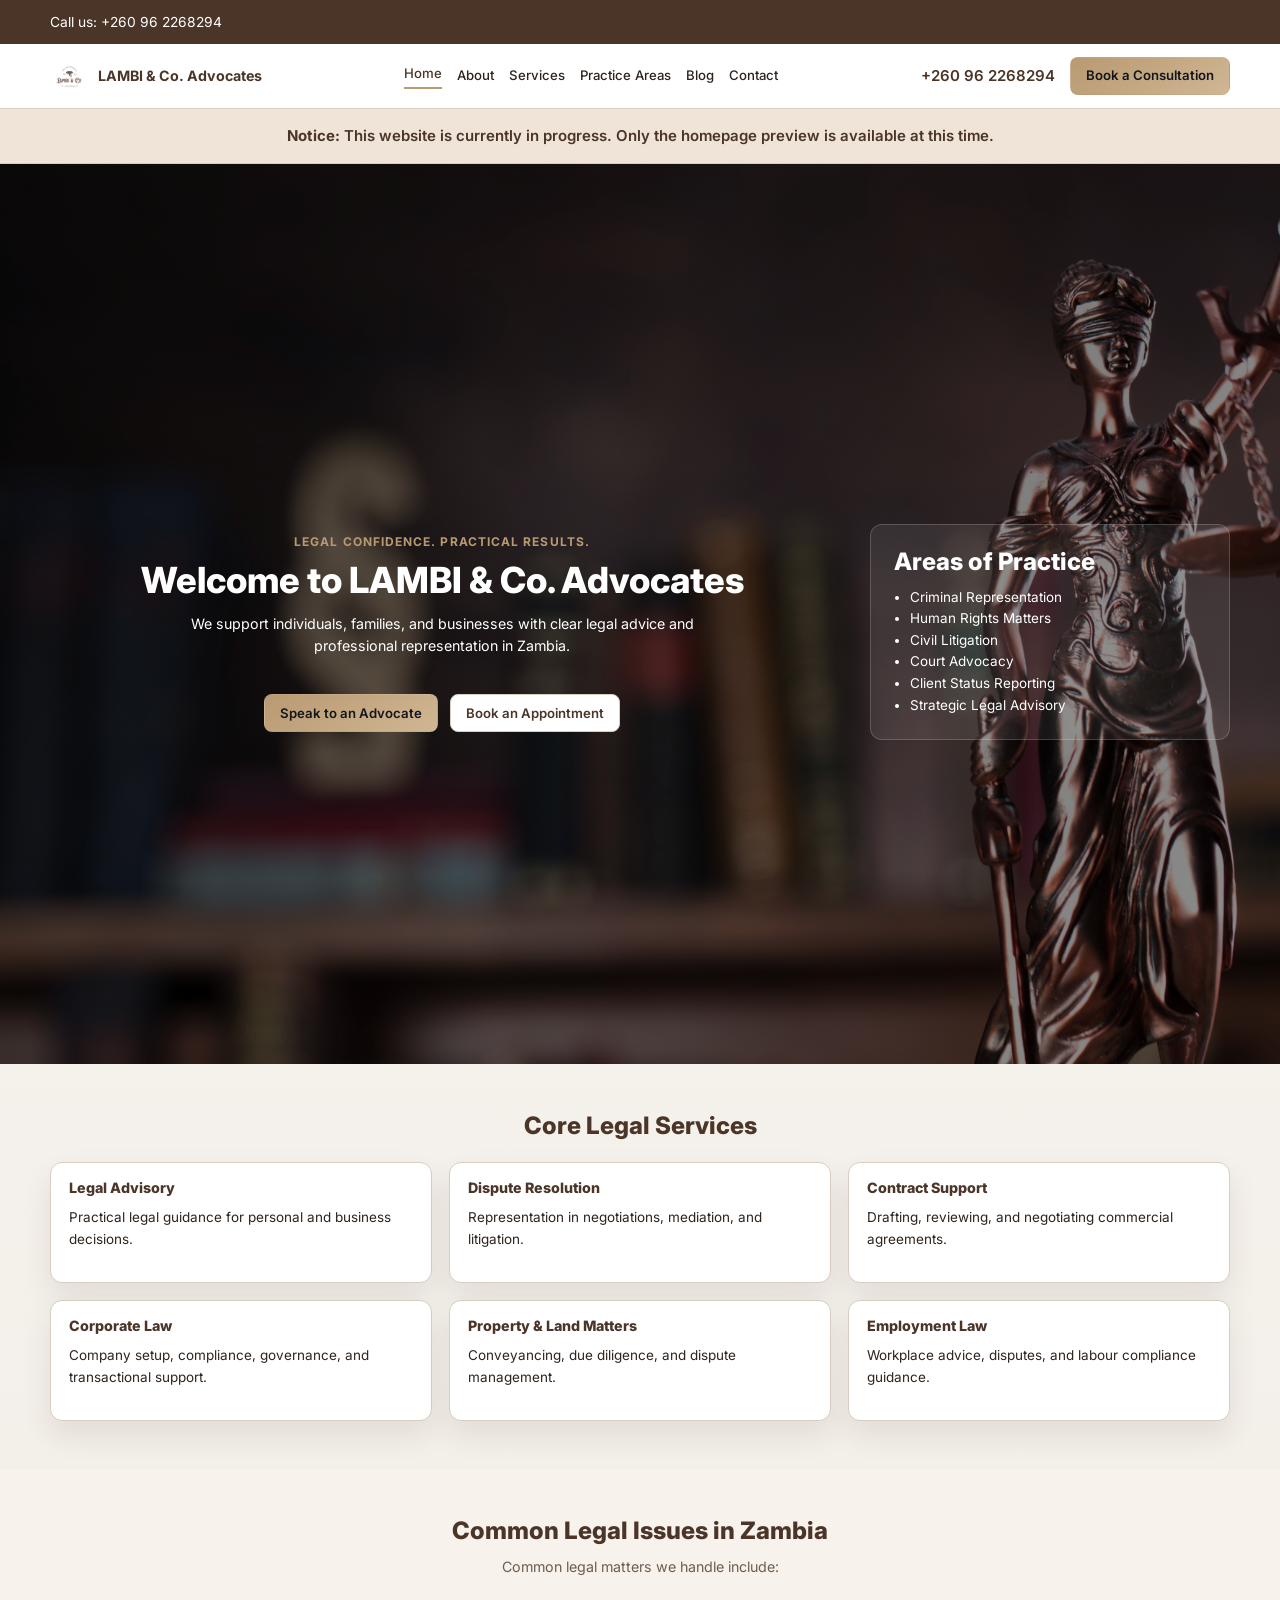
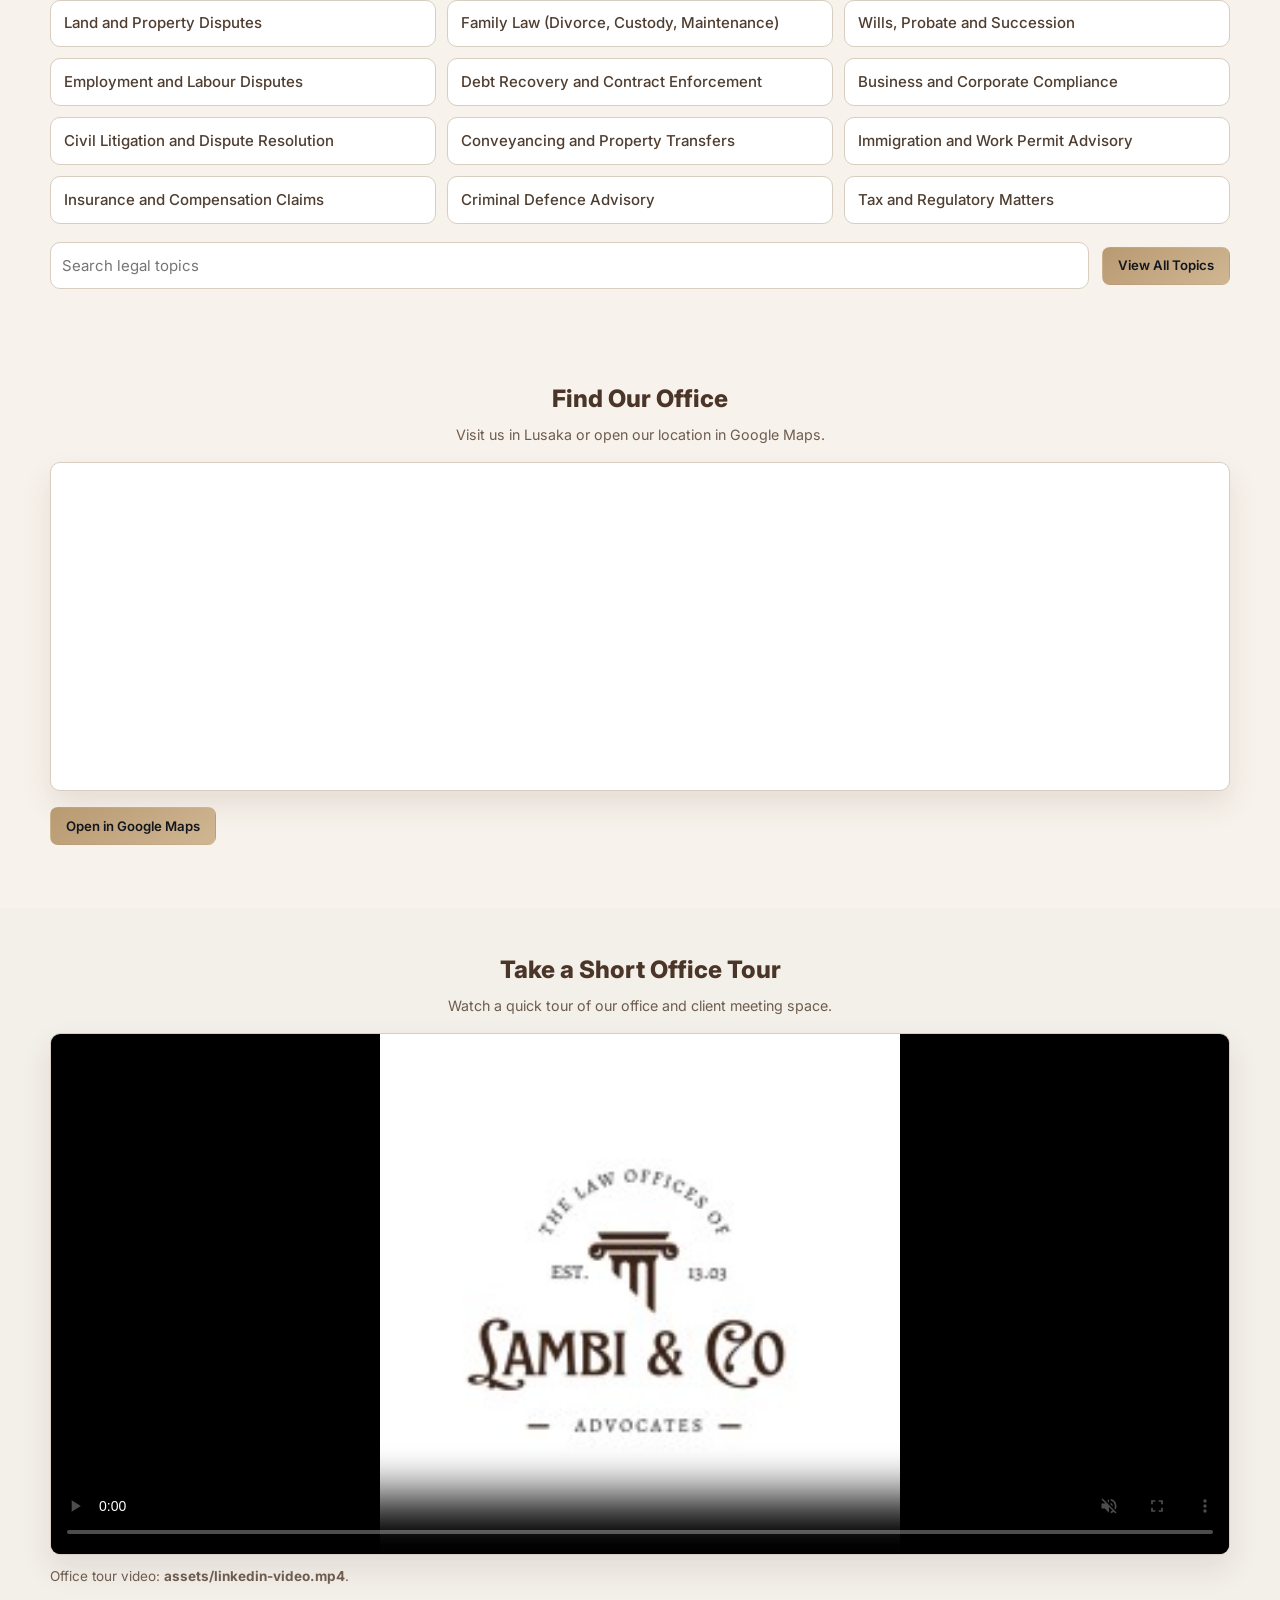
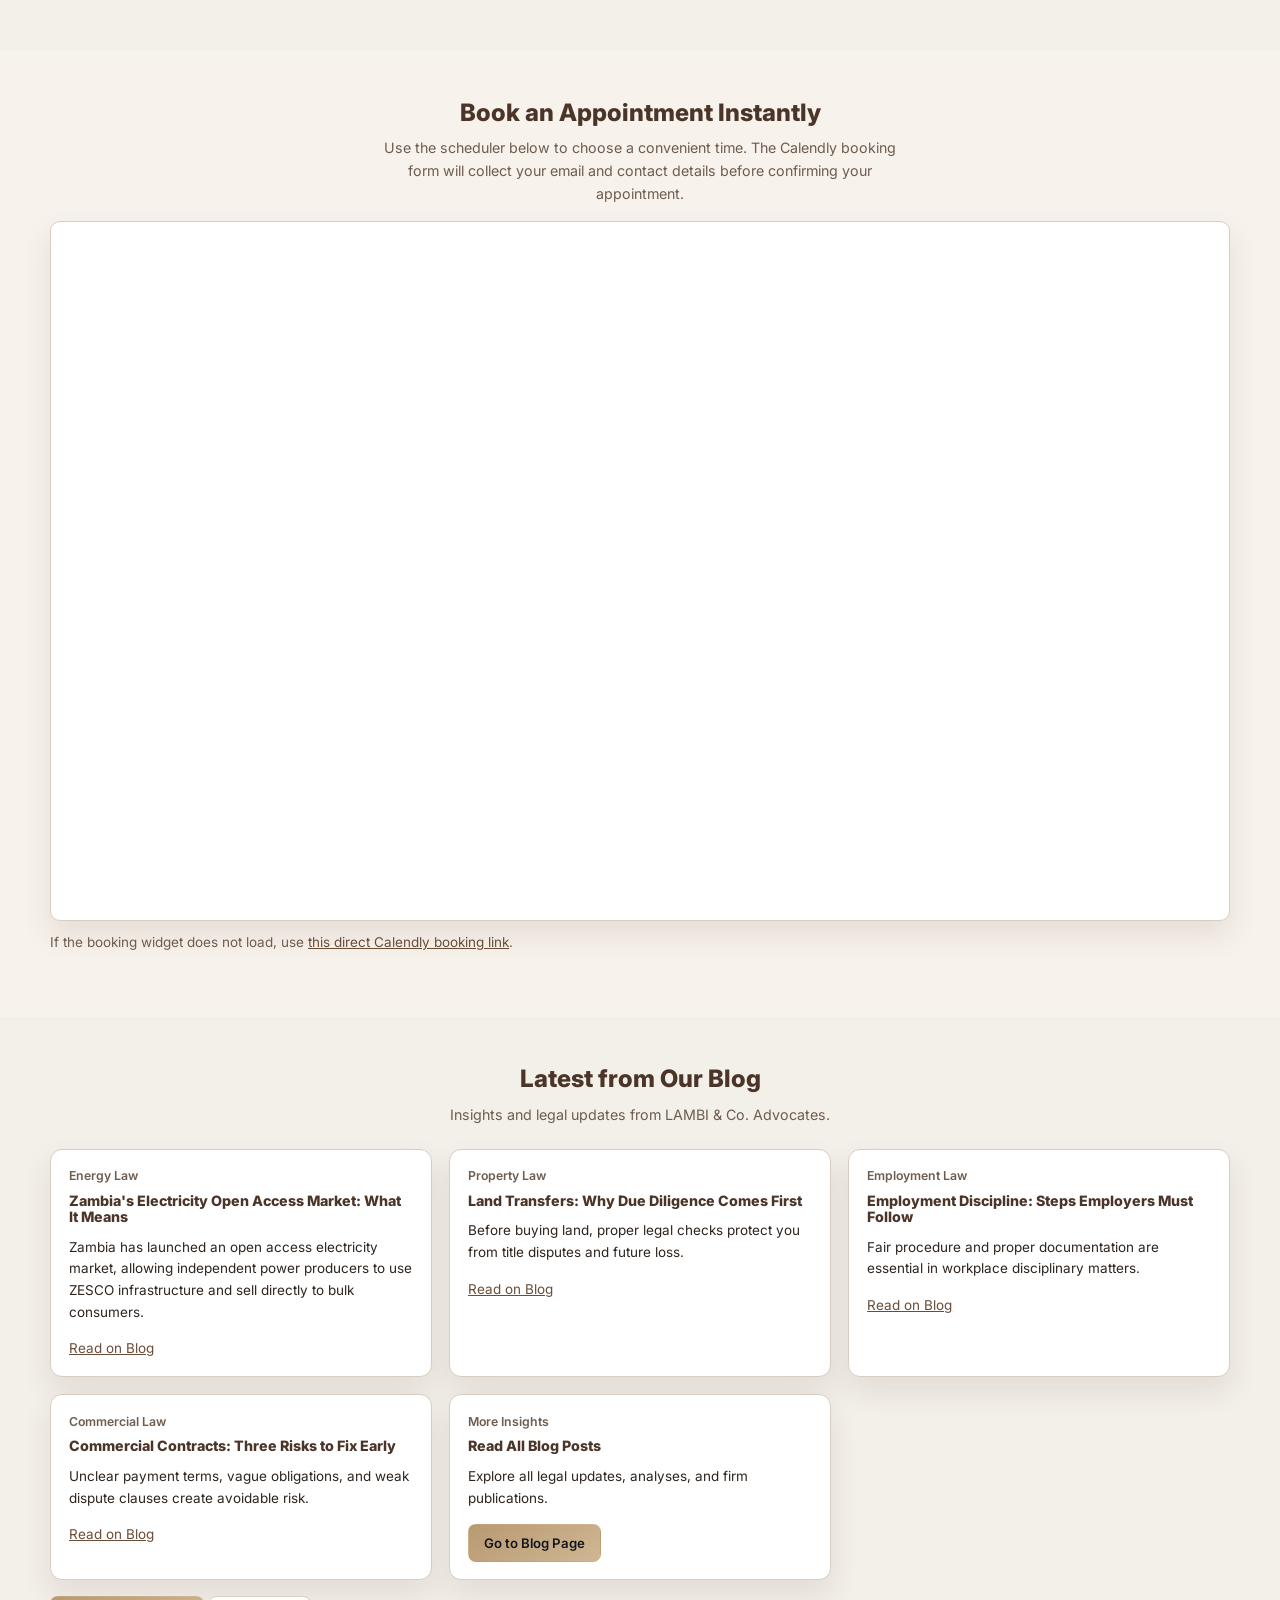
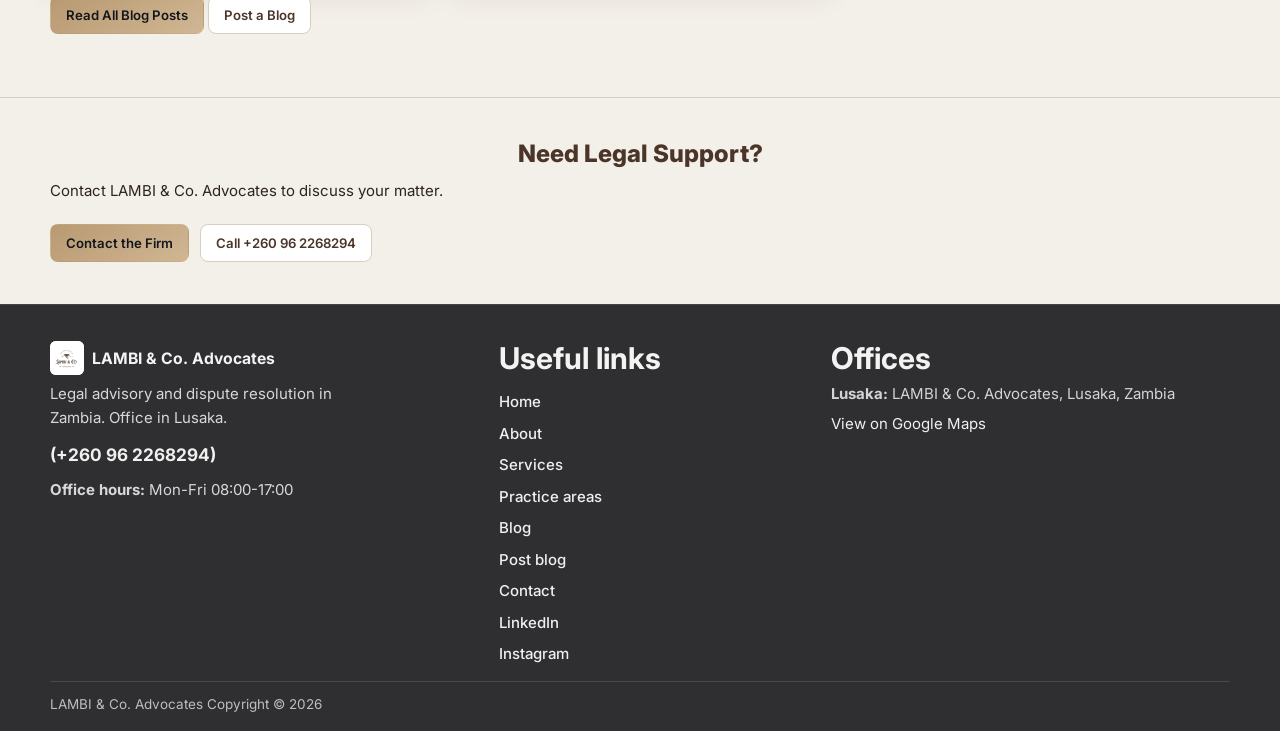
<file: index.html>
<!doctype html>
<html lang="en">
<head>
  <meta charset="UTF-8">
  <meta name="viewport" content="width=device-width, initial-scale=1.0">
  <title>LAMBI &amp; Co. Advocates | Trusted Legal Services in Lusaka</title>
  <meta name="description" content="LAMBI & Co. Advocates provides legal advisory, dispute resolution, and representation services in Lusaka, Zambia.">
  <link rel="icon" type="image/png" href="./assets/logo.png">
  <link rel="stylesheet" href="./styles.css">
</head>
<body>
  <a class="skip-link" href="#main-content">Skip to main content</a>

  <div class="top-contact-bar">
    <div class="container top-contact-inner">
      <p>Call us: <a href="tel:+260962268294">+260 96 2268294</a></p>
    </div>
  </div>

  <header class="site-header">
    <div class="container header-inner">
      <a href="./index.html" class="logo" aria-label="LAMBI and Co Advocates home">
        <img class="logo-mark" src="./assets/logo.png" alt="LAMBI and Co Advocates logo">
        <span>LAMBI &amp; Co. Advocates</span>
      </a>
      <button class="menu-toggle" aria-expanded="false" aria-controls="primary-nav">Menu</button>
      <nav class="primary-nav" id="primary-nav" aria-label="Primary">
        <a class="active" href="./index.html">Home</a>
        <a href="./about.html">About</a>
        <a href="./services.html">Services</a>
        <a href="./practice-areas.html">Practice Areas</a>
        <a href="./blog.html">Blog</a>
        <a href="./contact.html">Contact</a>
      </nav>
      <div class="header-actions">
        <a class="phone-link" href="tel:+260962268294">+260 96 2268294</a>
        <a class="btn btn-primary" href="./contact.html#contact-form-panel">Book a Consultation</a>
      </div>
    </div>
  </header>

  <main id="main-content">
    <section class="section site-lock-notice">
      <div class="container">
        <p><strong>Notice:</strong> This website is currently in progress. Only the homepage preview is available at this time.</p>
      </div>
    </section>

    <section class="hero section">
      <div class="container hero-grid">
        <div class="hero-copy">
          <p class="eyebrow">Legal Confidence. Practical Results.</p>
          <h1>Welcome to LAMBI &amp; Co. Advocates</h1>
          <p class="hero-support">We support individuals, families, and businesses with clear legal advice and professional representation in Zambia.</p>
          <div class="hero-cta-group">
            <a class="btn btn-primary" href="./contact.html#contact-form-panel">Speak to an Advocate</a>
            <a class="btn btn-secondary" href="#book-appointment">Book an Appointment</a>
          </div>
        </div>
        <aside class="hero-card">
          <h2>Areas of Practice</h2>
          <ul class="feature-list">
            <li>Criminal Representation</li>
            <li>Human Rights Matters</li>
            <li>Civil Litigation</li>
            <li>Court Advocacy</li>
            <li>Client Status Reporting</li>
            <li>Strategic Legal Advisory</li>
          </ul>
        </aside>
      </div>
    </section>

    <section class="section">
      <div class="container">
        <h2>Core Legal Services</h2>
        <div class="card-grid">
          <article class="info-card">
            <h3>Legal Advisory</h3>
            <p>Practical legal guidance for personal and business decisions.</p>
          </article>
          <article class="info-card">
            <h3>Dispute Resolution</h3>
            <p>Representation in negotiations, mediation, and litigation.</p>
          </article>
          <article class="info-card">
            <h3>Contract Support</h3>
            <p>Drafting, reviewing, and negotiating commercial agreements.</p>
          </article>
          <article class="info-card">
            <h3>Corporate Law</h3>
            <p>Company setup, compliance, governance, and transactional support.</p>
          </article>
          <article class="info-card">
            <h3>Property &amp; Land Matters</h3>
            <p>Conveyancing, due diligence, and dispute management.</p>
          </article>
          <article class="info-card">
            <h3>Employment Law</h3>
            <p>Workplace advice, disputes, and labour compliance guidance.</p>
          </article>
        </div>
      </div>
    </section>

    <section class="section section-muted" id="common-legal-issues">
      <div class="container">
        <h2>Common Legal Issues in Zambia</h2>
        <p class="hero-support">Common legal matters we handle include:</p>
        <ul class="issues-grid" id="issues-list">
          <li class="issue-item">Land and Property Disputes</li>
          <li class="issue-item">Family Law (Divorce, Custody, Maintenance)</li>
          <li class="issue-item">Wills, Probate and Succession</li>
          <li class="issue-item">Employment and Labour Disputes</li>
          <li class="issue-item">Debt Recovery and Contract Enforcement</li>
          <li class="issue-item">Business and Corporate Compliance</li>
          <li class="issue-item">Civil Litigation and Dispute Resolution</li>
          <li class="issue-item">Conveyancing and Property Transfers</li>
          <li class="issue-item">Immigration and Work Permit Advisory</li>
          <li class="issue-item">Insurance and Compensation Claims</li>
          <li class="issue-item">Criminal Defence Advisory</li>
          <li class="issue-item">Tax and Regulatory Matters</li>
        </ul>
        <div class="issues-actions">
          <input
            class="issues-search"
            id="issues-search"
            type="search"
            placeholder="Search legal topics"
            aria-label="Search legal topics">
          <a class="btn btn-primary" href="./practice-areas.html">View All Topics</a>
        </div>
      </div>
    </section>

    <section class="section section-muted">
      <div class="container">
        <h2>Find Our Office</h2>
        <p class="hero-support">Visit us in Lusaka or open our location in Google Maps.</p>
        <div class="map-frame">
          <iframe
            title="LAMBI and Co Advocates location map"
            src="https://www.google.com/maps?q=-15.4180684,28.3033376&z=17&output=embed"
            loading="lazy"
            referrerpolicy="no-referrer-when-downgrade"
            allowfullscreen></iframe>
        </div>
        <p class="section-cta-inline">
          <a class="btn btn-primary" href="https://www.google.com/maps/place/LAMBI+%26+Co.+Advocates/@-15.4180684,28.3033376,17z/data=!3m1!4b1!4m6!3m5!1s0x19408dc8426f4c6d:0x7b65775eb49b976f!8m2!3d-15.4180684!4d28.3033376!16s%2Fg%2F11yhk8x7yf" target="_blank" rel="noopener noreferrer">Open in Google Maps</a>
        </p>
      </div>
    </section>

    <section class="section" id="office-tour">
      <div class="container">
        <h2>Take a Short Office Tour</h2>
        <p class="hero-support">Watch a quick tour of our office and client meeting space.</p>
        <div class="video-panel">
          <video class="office-tour-video" controls muted playsinline preload="metadata" poster="./assets/logo.png">
            <source src="./assets/linkedin-video.mp4" type="video/mp4">
            Your browser does not support HTML5 video playback.
          </video>
        </div>
        <p class="video-note">Office tour video: <strong>assets/linkedin-video.mp4</strong>.</p>
      </div>
    </section>

    <section class="section section-muted" id="book-appointment">
      <div class="container">
        <h2>Book an Appointment Instantly</h2>
        <p class="hero-support">Use the scheduler below to choose a convenient time. The Calendly booking form will collect your email and contact details before confirming your appointment.</p>
        <div
          class="calendly-inline-widget"
          data-url="https://calendly.com/support-gymz/30min?hide_gdpr_banner=1"
          style="min-width:320px;height:700px;"></div>
        <p class="video-note">If the booking widget does not load, use <a href="https://calendly.com/support-gymz/30min" target="_blank" rel="noopener noreferrer">this direct Calendly booking link</a>.</p>
      </div>
    </section>

    <section class="section">
      <div class="container">
        <h2>Latest from Our Blog</h2>
        <p class="hero-support">Insights and legal updates from LAMBI &amp; Co. Advocates.</p>
        <div id="home-blog-preview" class="card-grid"></div>
        <p class="section-cta-inline">
          <a class="btn btn-primary" href="./blog.html">Read All Blog Posts</a>
          <a class="btn btn-secondary" href="./post-blog.html">Post a Blog</a>
        </p>
      </div>
    </section>

    <section class="section final-cta">
      <div class="container final-cta-inner">
        <h2>Need Legal Support?</h2>
        <p>Contact LAMBI &amp; Co. Advocates to discuss your matter.</p>
        <div class="hero-cta-group">
          <a class="btn btn-primary" href="./contact.html#contact-form-panel">Contact the Firm</a>
          <a class="btn btn-secondary" href="tel:+260962268294">Call +260 96 2268294</a>
        </div>
      </div>
    </section>
  </main>

  <footer class="site-footer">
    <div class="container footer-grid">
      <div class="footer-brand">
        <a href="./index.html" class="logo">
          <img class="logo-mark" src="./assets/logo.png" alt="LAMBI and Co Advocates logo">
          <span>LAMBI &amp; Co. Advocates</span>
        </a>
        <p>Legal advisory and dispute resolution in Zambia. Office in Lusaka.</p>
        <p class="footer-contact-strong"><a href="tel:+260962268294">(+260 96 2268294)</a></p>
        <p class="footer-contact-item"><strong>Office hours:</strong> Mon-Fri 08:00-17:00</p>
      </div>
      <nav class="footer-links" aria-label="Useful links">
        <h3 class="footer-title">Useful links</h3>
        <a href="./index.html">Home</a>
        <a href="./about.html">About</a>
        <a href="./services.html">Services</a>
        <a href="./practice-areas.html">Practice areas</a>
        <a href="./blog.html">Blog</a>
        <a href="./post-blog.html">Post blog</a>
        <a href="./contact.html">Contact</a>
        <a href="https://www.linkedin.com/company/lambi-co/" target="_blank" rel="noopener noreferrer">LinkedIn</a>
        <a href="https://www.instagram.com/lambi.co.advocates/" target="_blank" rel="noopener noreferrer">Instagram</a>
      </nav>
      <div class="footer-offices">
        <h3 class="footer-title">Offices</h3>
        <p class="footer-contact-item"><strong>Lusaka:</strong> LAMBI &amp; Co. Advocates, Lusaka, Zambia</p>
        <p class="footer-contact-item"><a href="https://www.google.com/maps/place/LAMBI+%26+Co.+Advocates/@-15.4180684,28.3033376,17z/data=!3m1!4b1!4m6!3m5!1s0x19408dc8426f4c6d:0x7b65775eb49b976f!8m2!3d-15.4180684!4d28.3033376!16s%2Fg%2F11yhk8x7yf" target="_blank" rel="noopener noreferrer">View on Google Maps</a></p>
      </div>
    </div>
    <div class="container footer-bottom">
      <p class="disclaimer">LAMBI &amp; Co. Advocates Copyright &copy; 2026</p>
    </div>
  </footer>

  <script src="./blog.js"></script>
  <script src="https://assets.calendly.com/assets/external/widget.js" async></script>
  <script src="./site.js"></script>
</body>
</html>
</file>
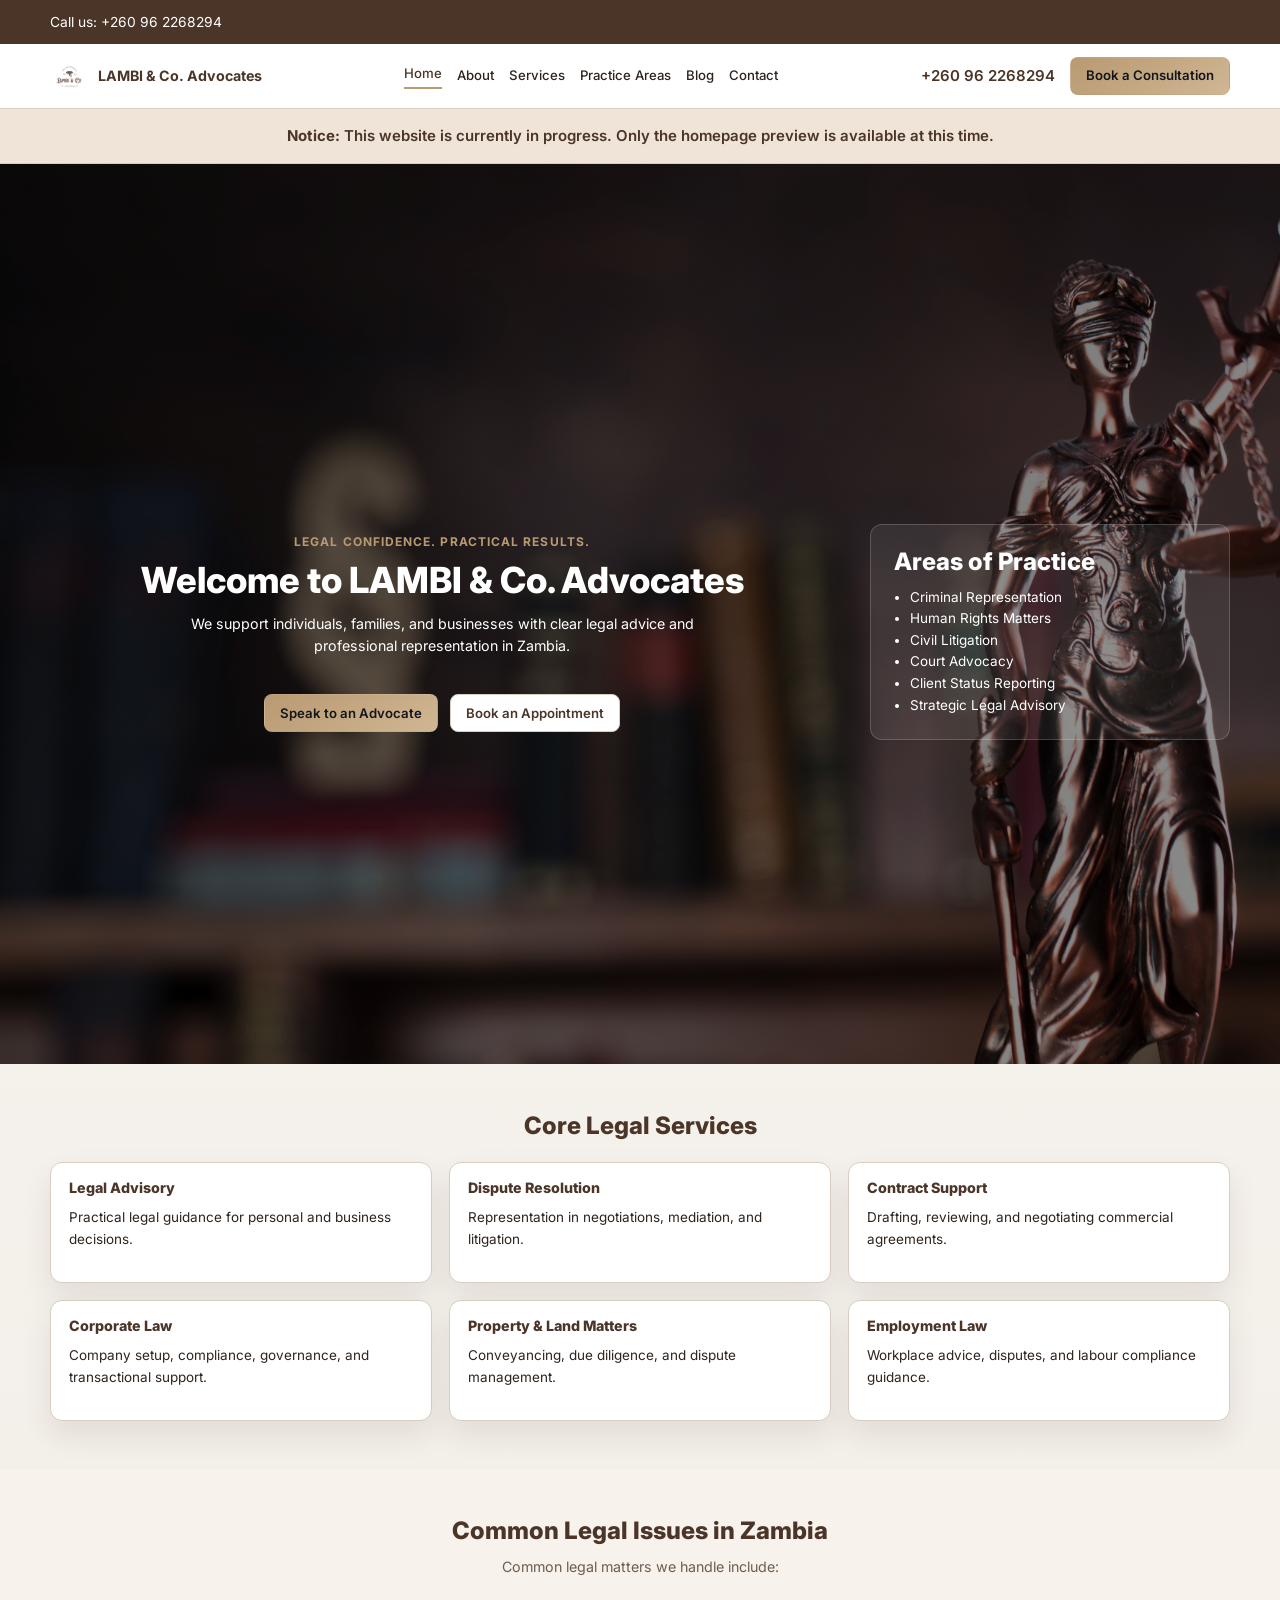
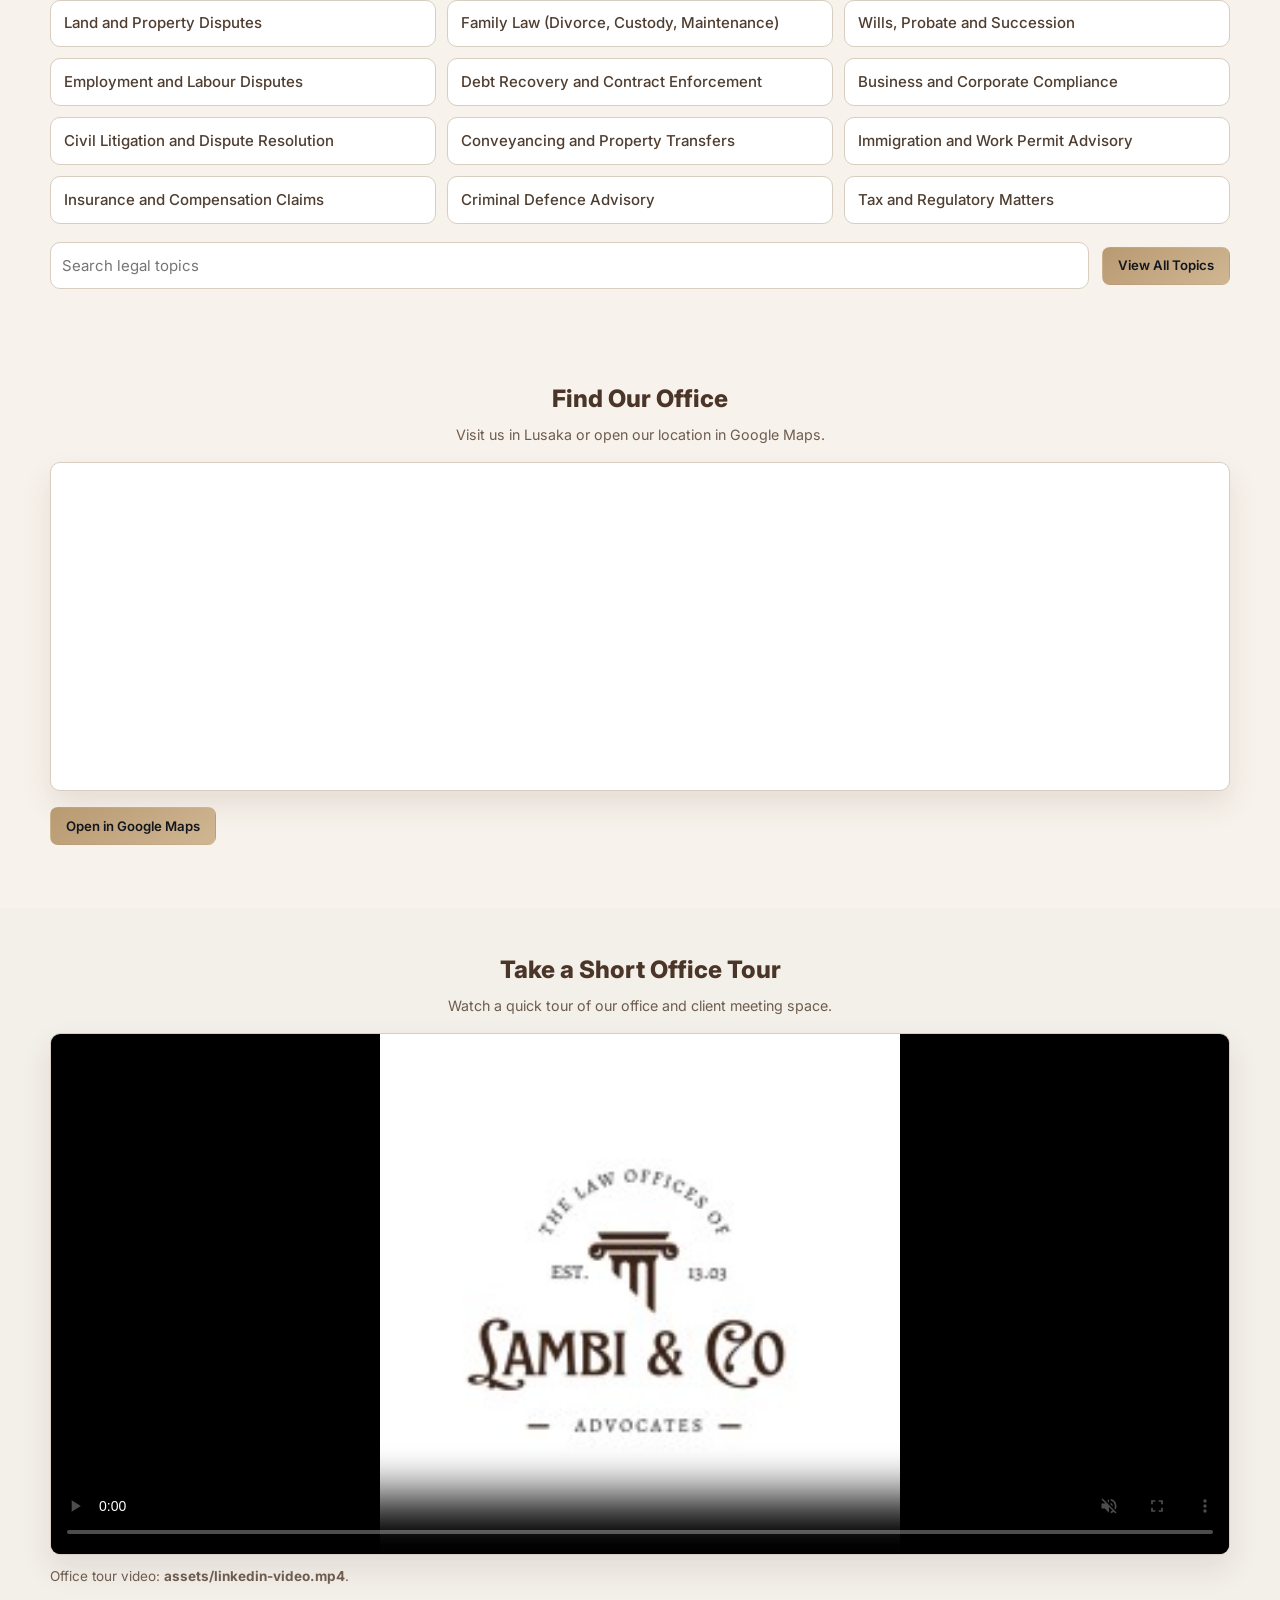
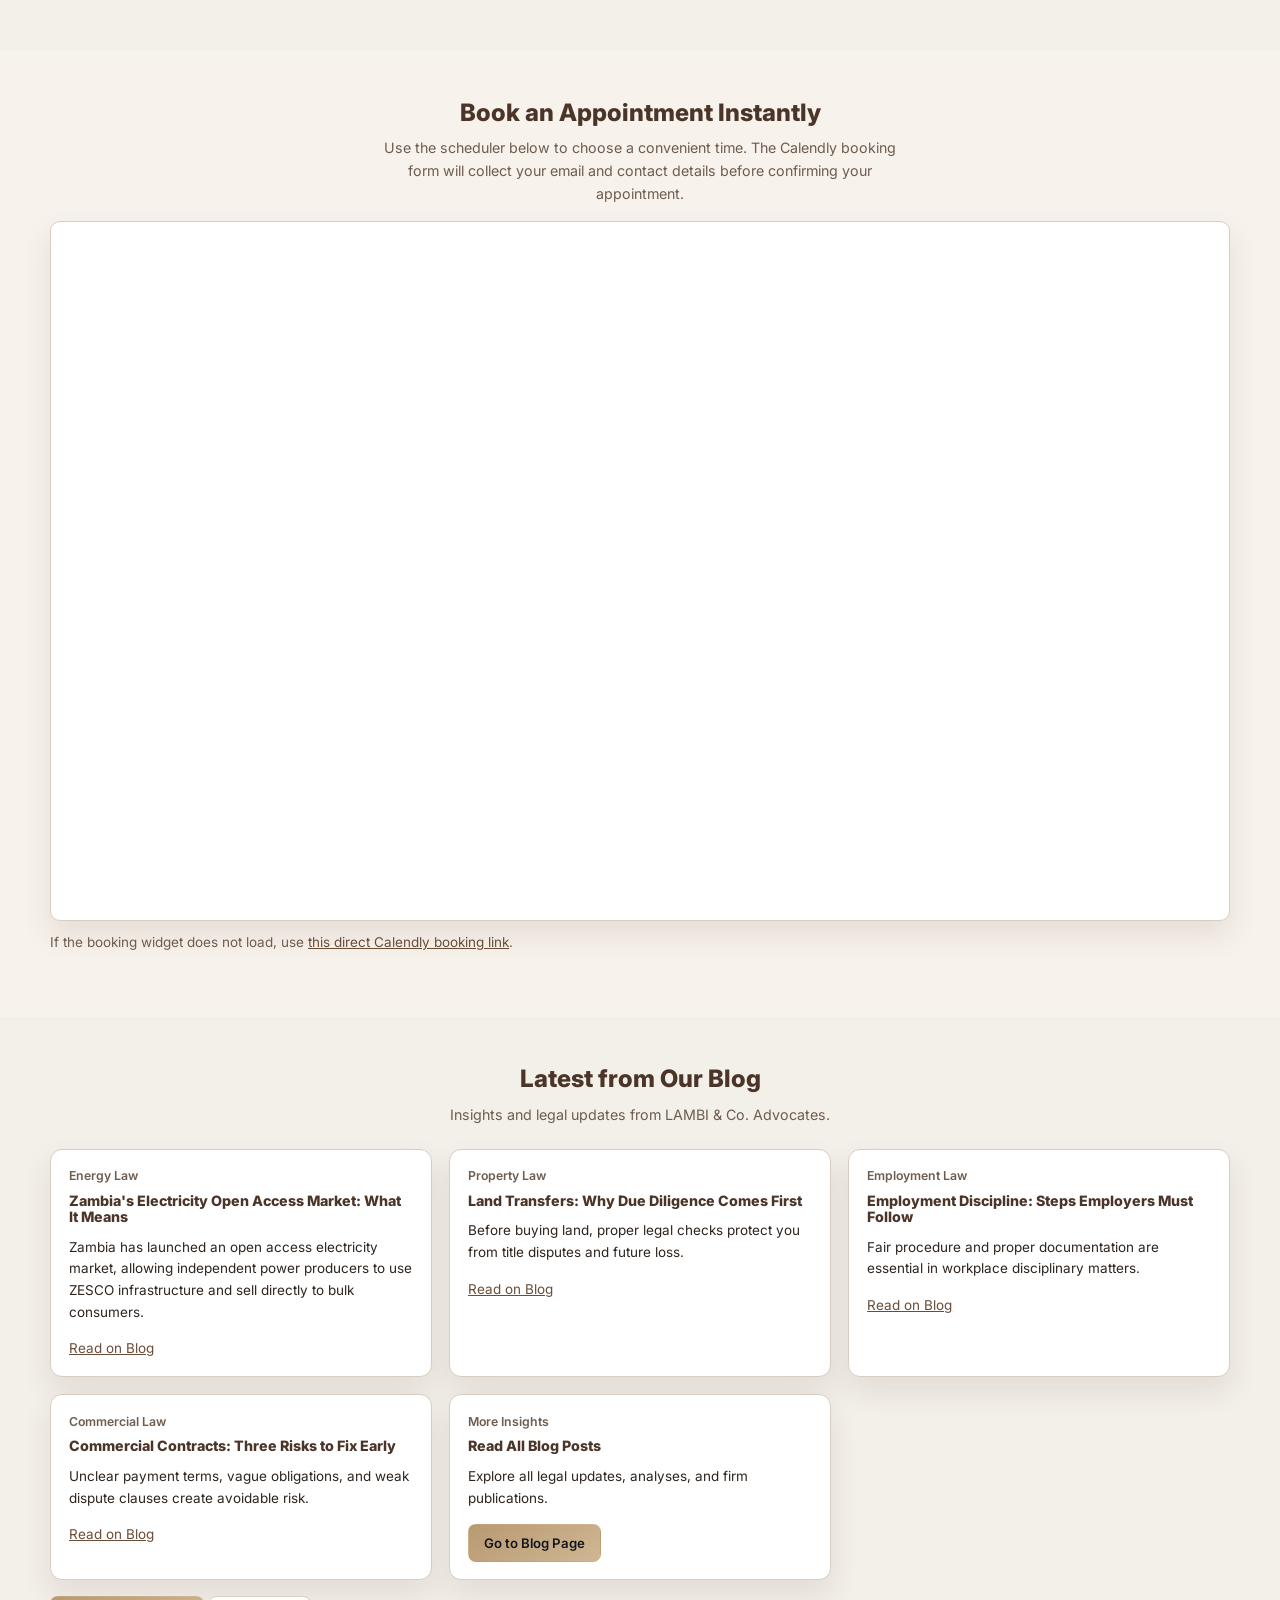
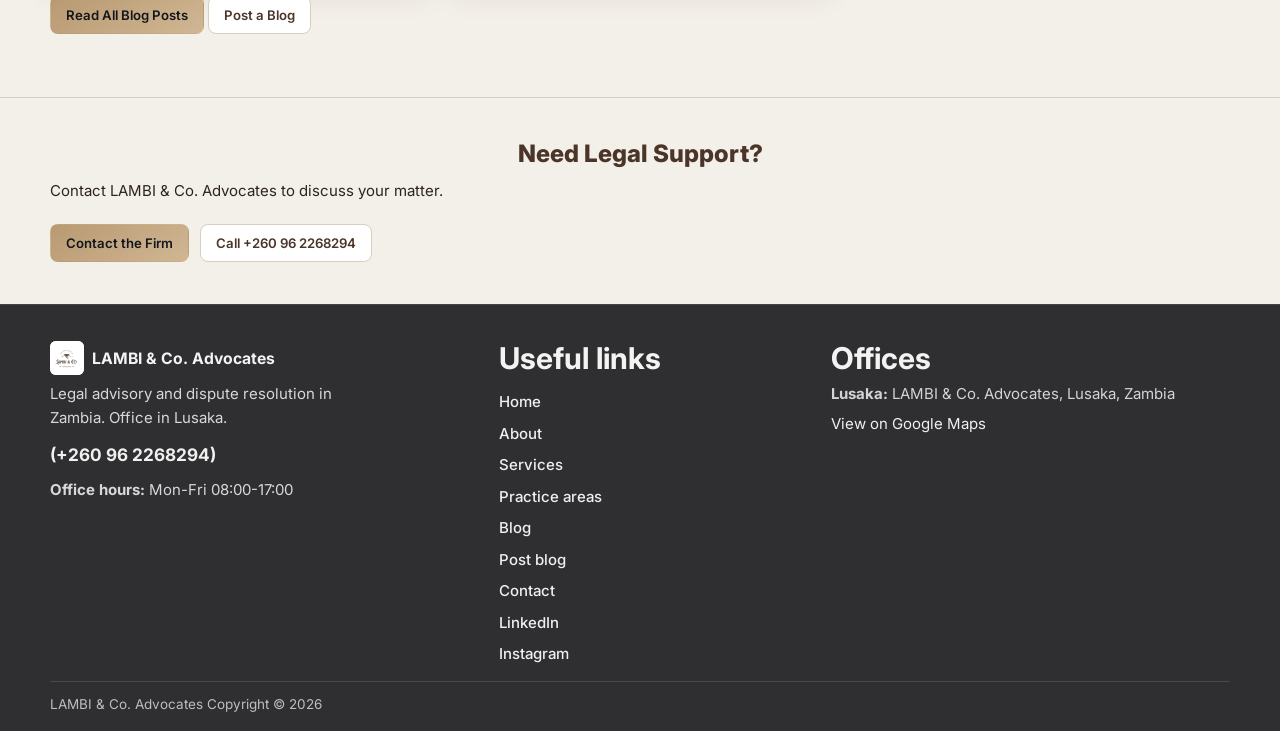
<file: about.html>
<!doctype html>
<html lang="en">
<head>
  <meta charset="UTF-8">
  <meta name="viewport" content="width=device-width, initial-scale=1.0">
  <title>About | LAMBI &amp; Co. Advocates</title>
  <meta name="description" content="Learn about LAMBI & Co. Advocates and our legal practice in Lusaka, Zambia.">
  <link rel="icon" type="image/png" href="./assets/logo.png">
  <link rel="stylesheet" href="./styles.css">
</head>
<body>
  <a class="skip-link" href="#main-content">Skip to main content</a>

  <div class="top-contact-bar">
    <div class="container top-contact-inner">
      <p>Call us: <a href="tel:+260962268294">+260 96 2268294</a></p>
    </div>
  </div>

  <header class="site-header">
    <div class="container header-inner">
      <a href="./index.html" class="logo" aria-label="LAMBI and Co Advocates home">
        <img class="logo-mark" src="./assets/logo.png" alt="LAMBI and Co Advocates logo">
        <span>LAMBI &amp; Co. Advocates</span>
      </a>
      <button class="menu-toggle" aria-expanded="false" aria-controls="primary-nav">Menu</button>
      <nav class="primary-nav" id="primary-nav" aria-label="Primary">
        <a href="./index.html">Home</a>
        <a class="active" href="./about.html">About</a>
        <a href="./services.html">Services</a>
        <a href="./practice-areas.html">Practice Areas</a>
        <a href="./blog.html">Blog</a>
        <a href="./contact.html">Contact</a>
      </nav>
      <div class="header-actions">
        <a class="phone-link" href="tel:+260962268294">+260 96 2268294</a>
        <a class="btn btn-primary" href="./contact.html#contact-form-panel">Book a Consultation</a>
      </div>
    </div>
  </header>

  <main id="main-content">
    <section class="section page-hero">
      <div class="container">
        <p class="eyebrow">About The Firm</p>
        <h1>About LAMBI &amp; Co. Advocates</h1>
        <p class="hero-support">LAMBI &amp; Co. Advocates is committed to providing practical legal solutions with professionalism, integrity, and client focus.</p>
      </div>
    </section>

    <section class="section">
      <div class="container card-grid">
        <article class="info-card">
          <h2>Our Mission</h2>
          <p>To provide reliable legal services that protect client interests and support fair outcomes.</p>
        </article>
        <article class="info-card">
          <h2>Our Vision</h2>
          <p>To be a trusted legal partner for individuals and businesses in Zambia.</p>
        </article>
        <article class="info-card">
          <h2>Our Values</h2>
          <p>Integrity, confidentiality, responsiveness, and excellence in legal practice.</p>
        </article>
      </div>
    </section>

    <section class="section section-muted">
      <div class="container">
        <h2>Practice Information</h2>
        <ul class="feature-list">
          <li>Office location: Lusaka, Zambia</li>
          <li>Business hours: Monday to Friday, 08:00 to 17:00</li>
          <li>Phone: +260 96 2268294</li>
          <li>Address provided: +260 96 2268294</li>
        </ul>
      </div>
    </section>

    <section class="section" id="about-office-tour">
      <div class="container">
        <h2>Office Tour Video</h2>
        <p class="hero-support">Take a short look at our office environment and client spaces.</p>
        <div class="video-panel">
          <video class="office-tour-video" controls muted playsinline preload="metadata" poster="./assets/logo.png">
            <source src="./assets/linkedin-video.mp4" type="video/mp4">
            Your browser does not support HTML5 video playback.
          </video>
        </div>
      </div>
    </section>

    <section class="section final-cta">
      <div class="container final-cta-inner">
        <h2>Work With LAMBI &amp; Co. Advocates</h2>
        <p>Reach out for legal guidance and representation tailored to your matter.</p>
        <div class="hero-cta-group">
          <a class="btn btn-primary" href="./contact.html#contact-form-panel">Contact the Firm</a>
          <a class="btn btn-secondary" href="./services.html">View Services</a>
        </div>
      </div>
    </section>
  </main>

  <footer class="site-footer">
    <div class="container footer-grid">
      <div class="footer-brand">
        <a href="./index.html" class="logo">
          <img class="logo-mark" src="./assets/logo.png" alt="LAMBI and Co Advocates logo">
          <span>LAMBI &amp; Co. Advocates</span>
        </a>
        <p>Legal advisory and dispute resolution in Zambia. Office in Lusaka.</p>
        <p class="footer-contact-strong"><a href="tel:+260962268294">(+260 96 2268294)</a></p>
        <p class="footer-contact-item"><strong>Office hours:</strong> Mon-Fri 08:00-17:00</p>
      </div>
      <nav class="footer-links" aria-label="Useful links">
        <h3 class="footer-title">Useful links</h3>
        <a href="./index.html">Home</a>
        <a href="./about.html">About</a>
        <a href="./services.html">Services</a>
        <a href="./practice-areas.html">Practice areas</a>
        <a href="./blog.html">Blog</a>
        <a href="./post-blog.html">Post blog</a>
        <a href="./contact.html">Contact</a>
        <a href="https://www.linkedin.com/company/lambi-co/" target="_blank" rel="noopener noreferrer">LinkedIn</a>
        <a href="https://www.instagram.com/lambi.co.advocates/" target="_blank" rel="noopener noreferrer">Instagram</a>
      </nav>
      <div class="footer-offices">
        <h3 class="footer-title">Offices</h3>
        <p class="footer-contact-item"><strong>Lusaka:</strong> LAMBI &amp; Co. Advocates, Lusaka, Zambia</p>
        <p class="footer-contact-item"><a href="https://www.google.com/maps/place/LAMBI+%26+Co.+Advocates/@-15.4180684,28.3033376,17z/data=!3m1!4b1!4m6!3m5!1s0x19408dc8426f4c6d:0x7b65775eb49b976f!8m2!3d-15.4180684!4d28.3033376!16s%2Fg%2F11yhk8x7yf" target="_blank" rel="noopener noreferrer">View on Google Maps</a></p>
      </div>
    </div>
    <div class="container footer-bottom">
      <p class="disclaimer">LAMBI &amp; Co. Advocates Copyright &copy; 2026</p>
    </div>
  </footer>

  <script src="./site.js"></script>
</body>
</html>
</file>
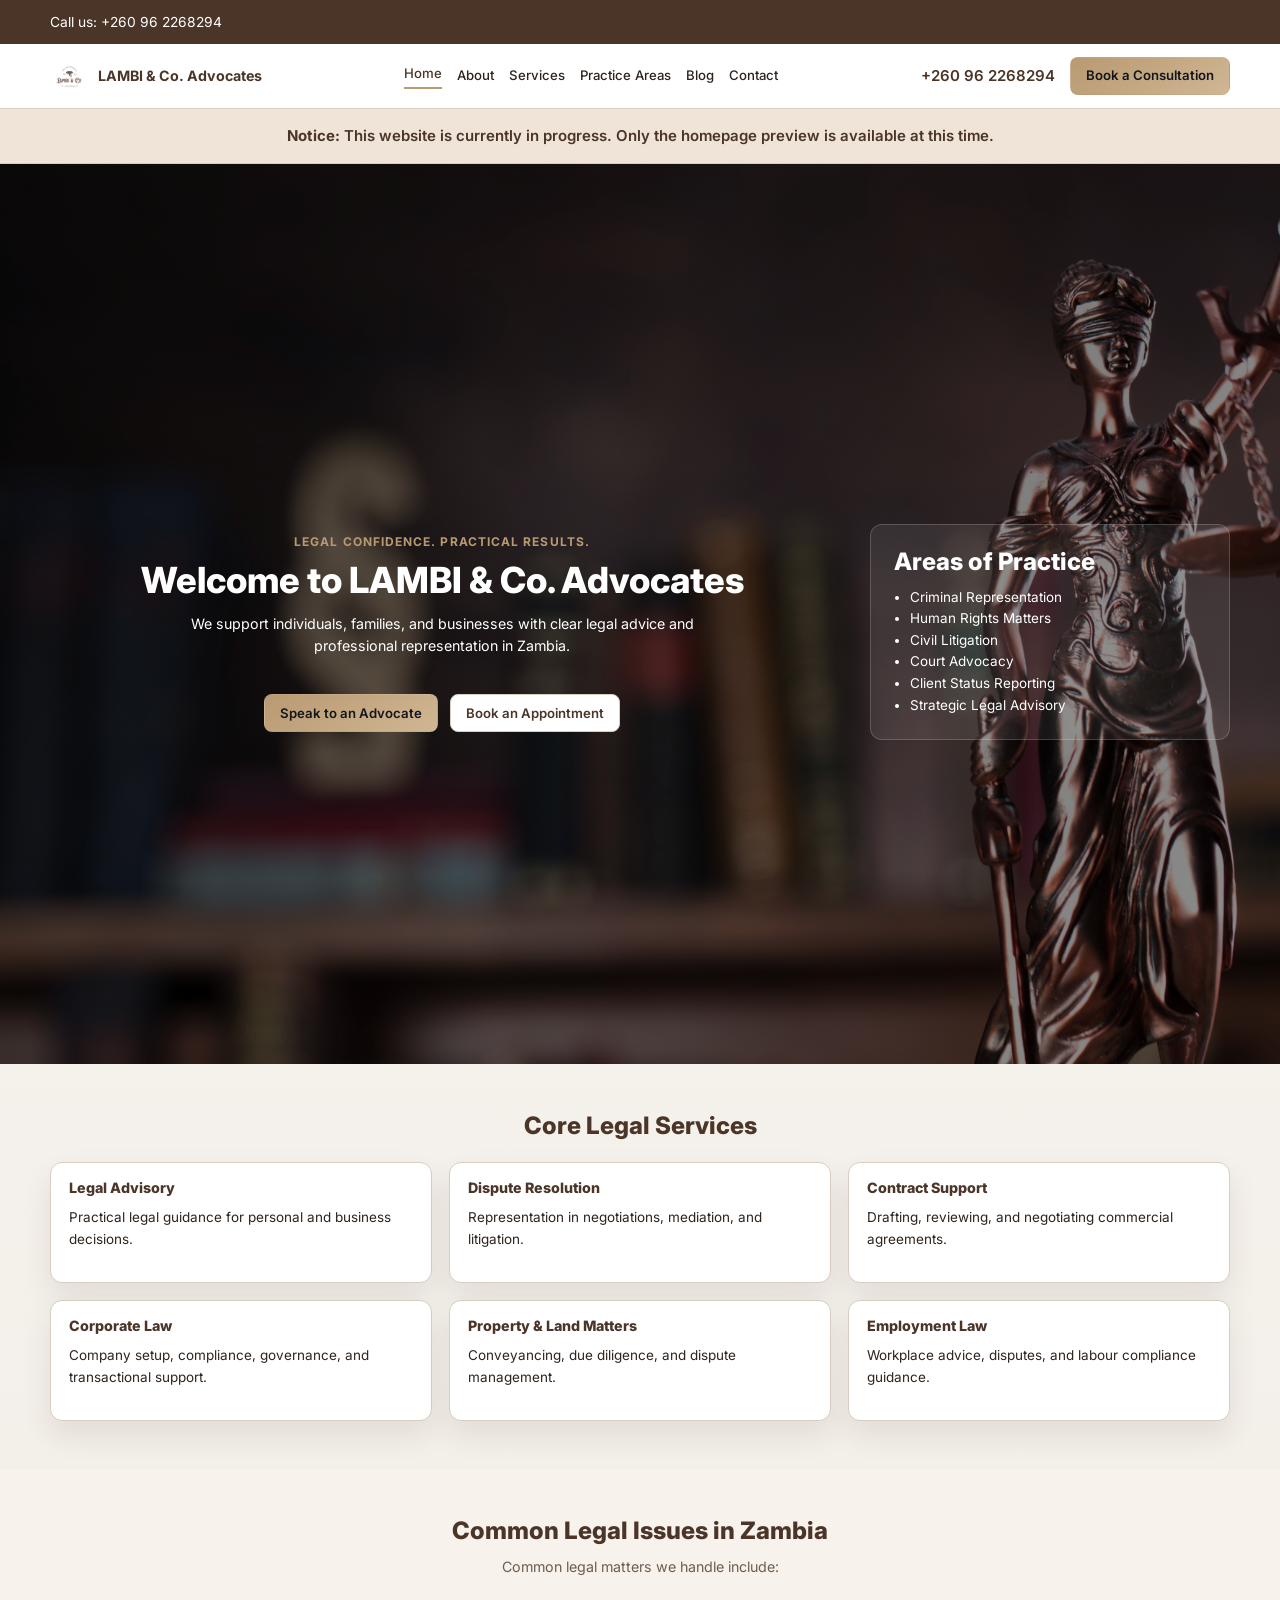
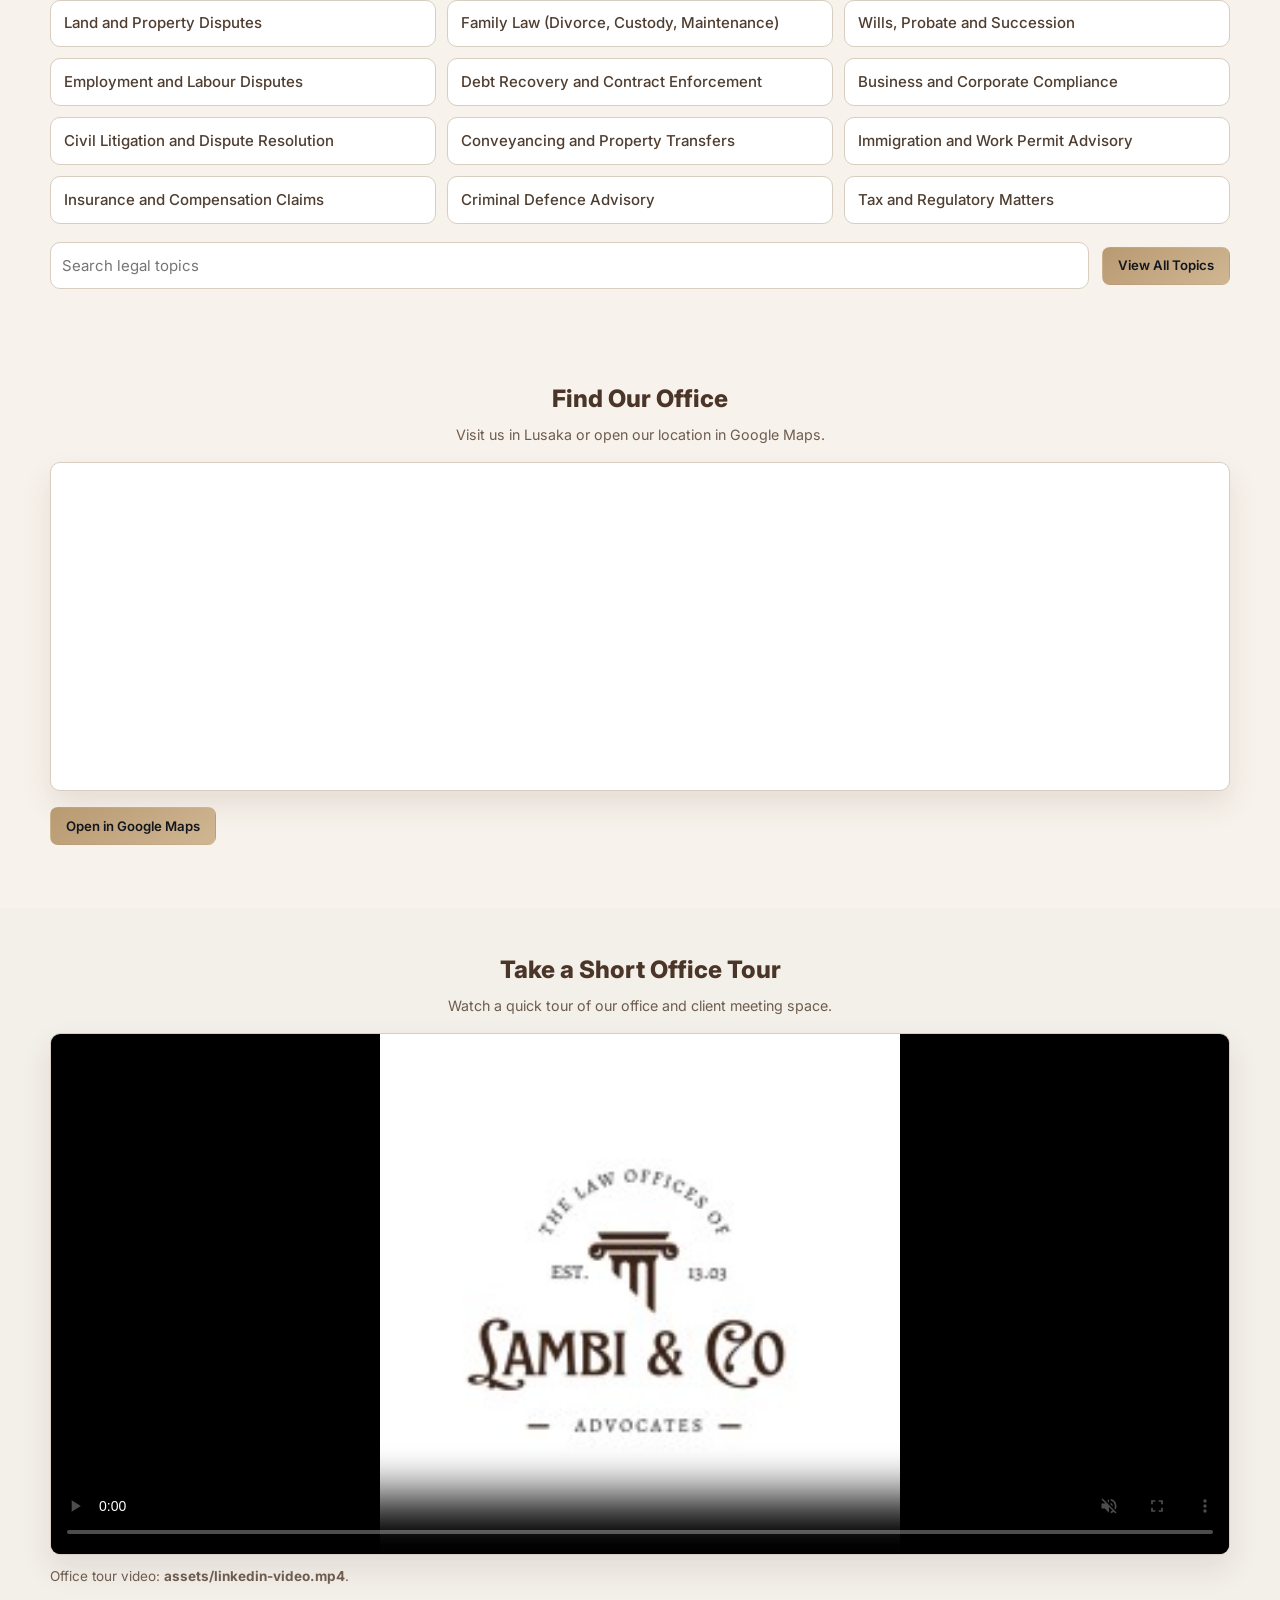
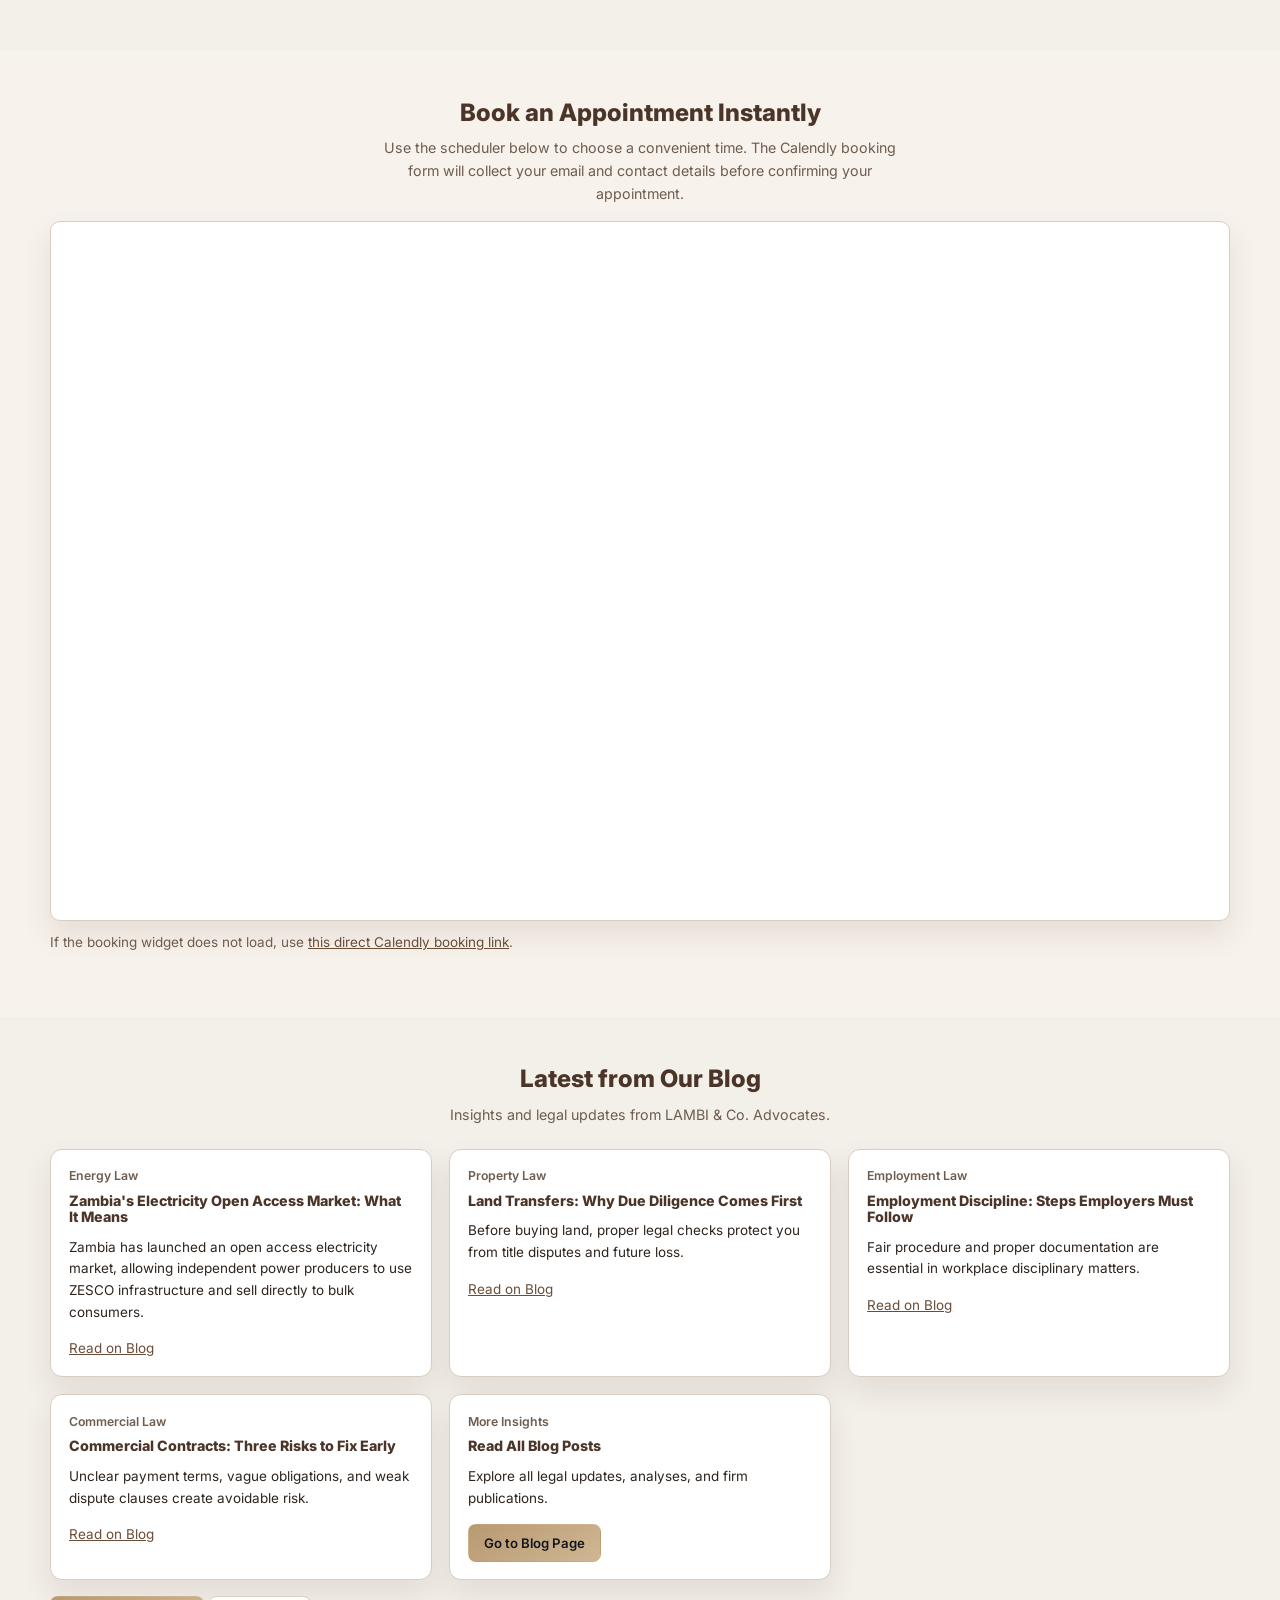
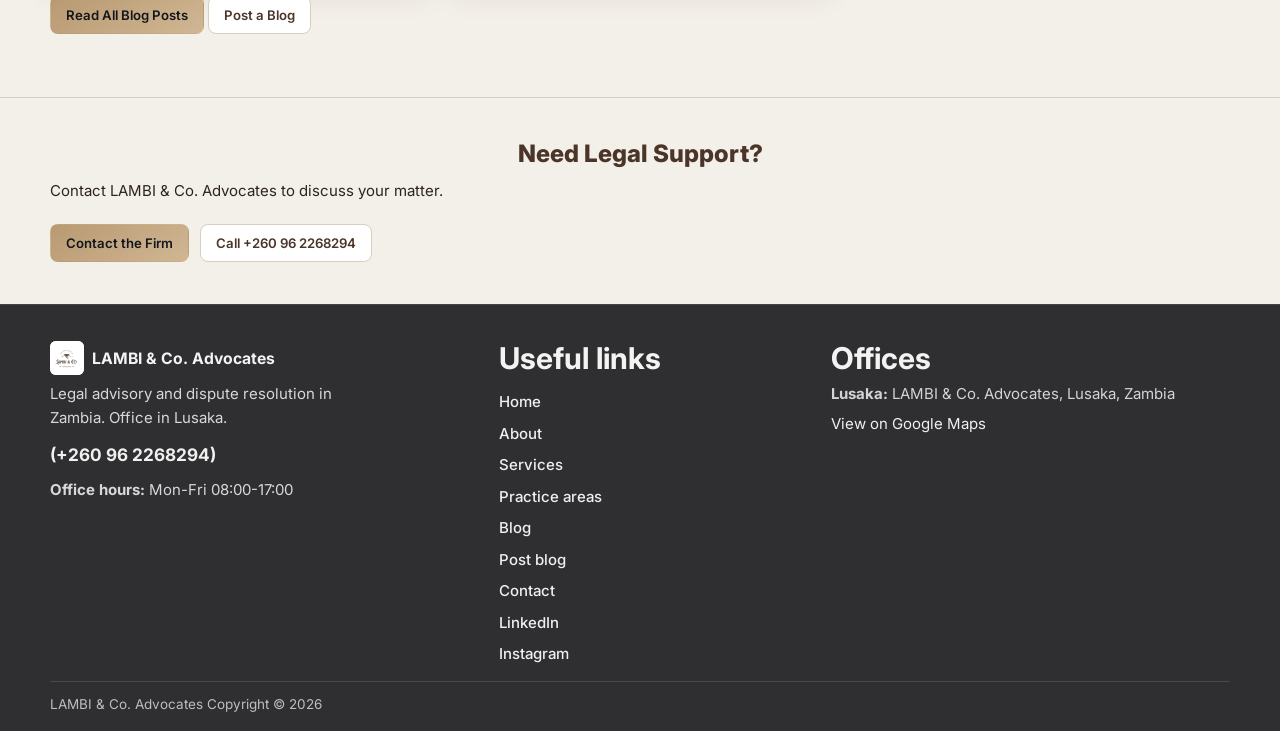
<file: blog.html>
<!doctype html>
<html lang="en">
<head>
  <meta charset="UTF-8">
  <meta name="viewport" content="width=device-width, initial-scale=1.0">
  <title>Blog | LAMBI &amp; Co. Advocates</title>
  <meta name="description" content="Read legal updates and insights from LAMBI & Co. Advocates.">
  <link rel="icon" type="image/png" href="./assets/logo.png">
  <link rel="stylesheet" href="./styles.css">
</head>
<body>
  <a class="skip-link" href="#main-content">Skip to main content</a>

  <div class="top-contact-bar">
    <div class="container top-contact-inner">
      <p>Call us: <a href="tel:+260962268294">+260 96 2268294</a></p>
    </div>
  </div>

  <header class="site-header">
    <div class="container header-inner">
      <a href="./index.html" class="logo" aria-label="LAMBI and Co Advocates home">
        <img class="logo-mark" src="./assets/logo.png" alt="LAMBI and Co Advocates logo">
        <span>LAMBI &amp; Co. Advocates</span>
      </a>
      <button class="menu-toggle" aria-expanded="false" aria-controls="primary-nav">Menu</button>
      <nav class="primary-nav" id="primary-nav" aria-label="Primary">
        <a href="./index.html">Home</a>
        <a href="./about.html">About</a>
        <a href="./services.html">Services</a>
        <a href="./practice-areas.html">Practice Areas</a>
        <a class="active" href="./blog.html">Blog</a>
        <a href="./contact.html">Contact</a>
      </nav>
      <div class="header-actions">
        <a class="phone-link" href="tel:+260962268294">+260 96 2268294</a>
        <a class="btn btn-primary" href="./post-blog.html">Post a Blog</a>
      </div>
    </div>
  </header>

  <main id="main-content">
    <section class="section page-hero">
      <div class="container">
        <p class="eyebrow">Insights</p>
        <h1>Legal Blog</h1>
        <p class="hero-support">Updates, legal trends, and practical guidance from LAMBI &amp; Co. Advocates.</p>
      </div>
    </section>

    <section class="section">
      <div class="container">
        <div class="blog-toolbar">
          <a class="btn btn-primary" href="./post-blog.html">Create New Blog Post</a>
          <button class="btn btn-secondary" type="button" id="clear-blog-posts-btn">Reset to Default Posts</button>
        </div>
        <div id="blog-list" class="blog-grid"></div>
      </div>
    </section>
  </main>

  <footer class="site-footer">
    <div class="container footer-grid">
      <div class="footer-brand">
        <a href="./index.html" class="logo">
          <img class="logo-mark" src="./assets/logo.png" alt="LAMBI and Co Advocates logo">
          <span>LAMBI &amp; Co. Advocates</span>
        </a>
        <p>Legal advisory and dispute resolution in Zambia. Office in Lusaka.</p>
        <p class="footer-contact-strong"><a href="tel:+260962268294">(+260 96 2268294)</a></p>
        <p class="footer-contact-item"><strong>Office hours:</strong> Mon-Fri 08:00-17:00</p>
      </div>
      <nav class="footer-links" aria-label="Useful links">
        <h3 class="footer-title">Useful links</h3>
        <a href="./index.html">Home</a>
        <a href="./about.html">About</a>
        <a href="./services.html">Services</a>
        <a href="./practice-areas.html">Practice areas</a>
        <a href="./blog.html">Blog</a>
        <a href="./post-blog.html">Post blog</a>
        <a href="./contact.html">Contact</a>
        <a href="https://www.linkedin.com/company/lambi-co/" target="_blank" rel="noopener noreferrer">LinkedIn</a>
        <a href="https://www.instagram.com/lambi.co.advocates/" target="_blank" rel="noopener noreferrer">Instagram</a>
      </nav>
      <div class="footer-offices">
        <h3 class="footer-title">Offices</h3>
        <p class="footer-contact-item"><strong>Lusaka:</strong> LAMBI &amp; Co. Advocates, Lusaka, Zambia</p>
        <p class="footer-contact-item"><a href="https://www.google.com/maps/place/LAMBI+%26+Co.+Advocates/@-15.4180684,28.3033376,17z/data=!3m1!4b1!4m6!3m5!1s0x19408dc8426f4c6d:0x7b65775eb49b976f!8m2!3d-15.4180684!4d28.3033376!16s%2Fg%2F11yhk8x7yf" target="_blank" rel="noopener noreferrer">View on Google Maps</a></p>
      </div>
    </div>
    <div class="container footer-bottom">
      <p class="disclaimer">LAMBI &amp; Co. Advocates Copyright &copy; 2026</p>
    </div>
  </footer>

  <script src="./blog.js"></script>
  <script src="./site.js"></script>
</body>
</html>
</file>
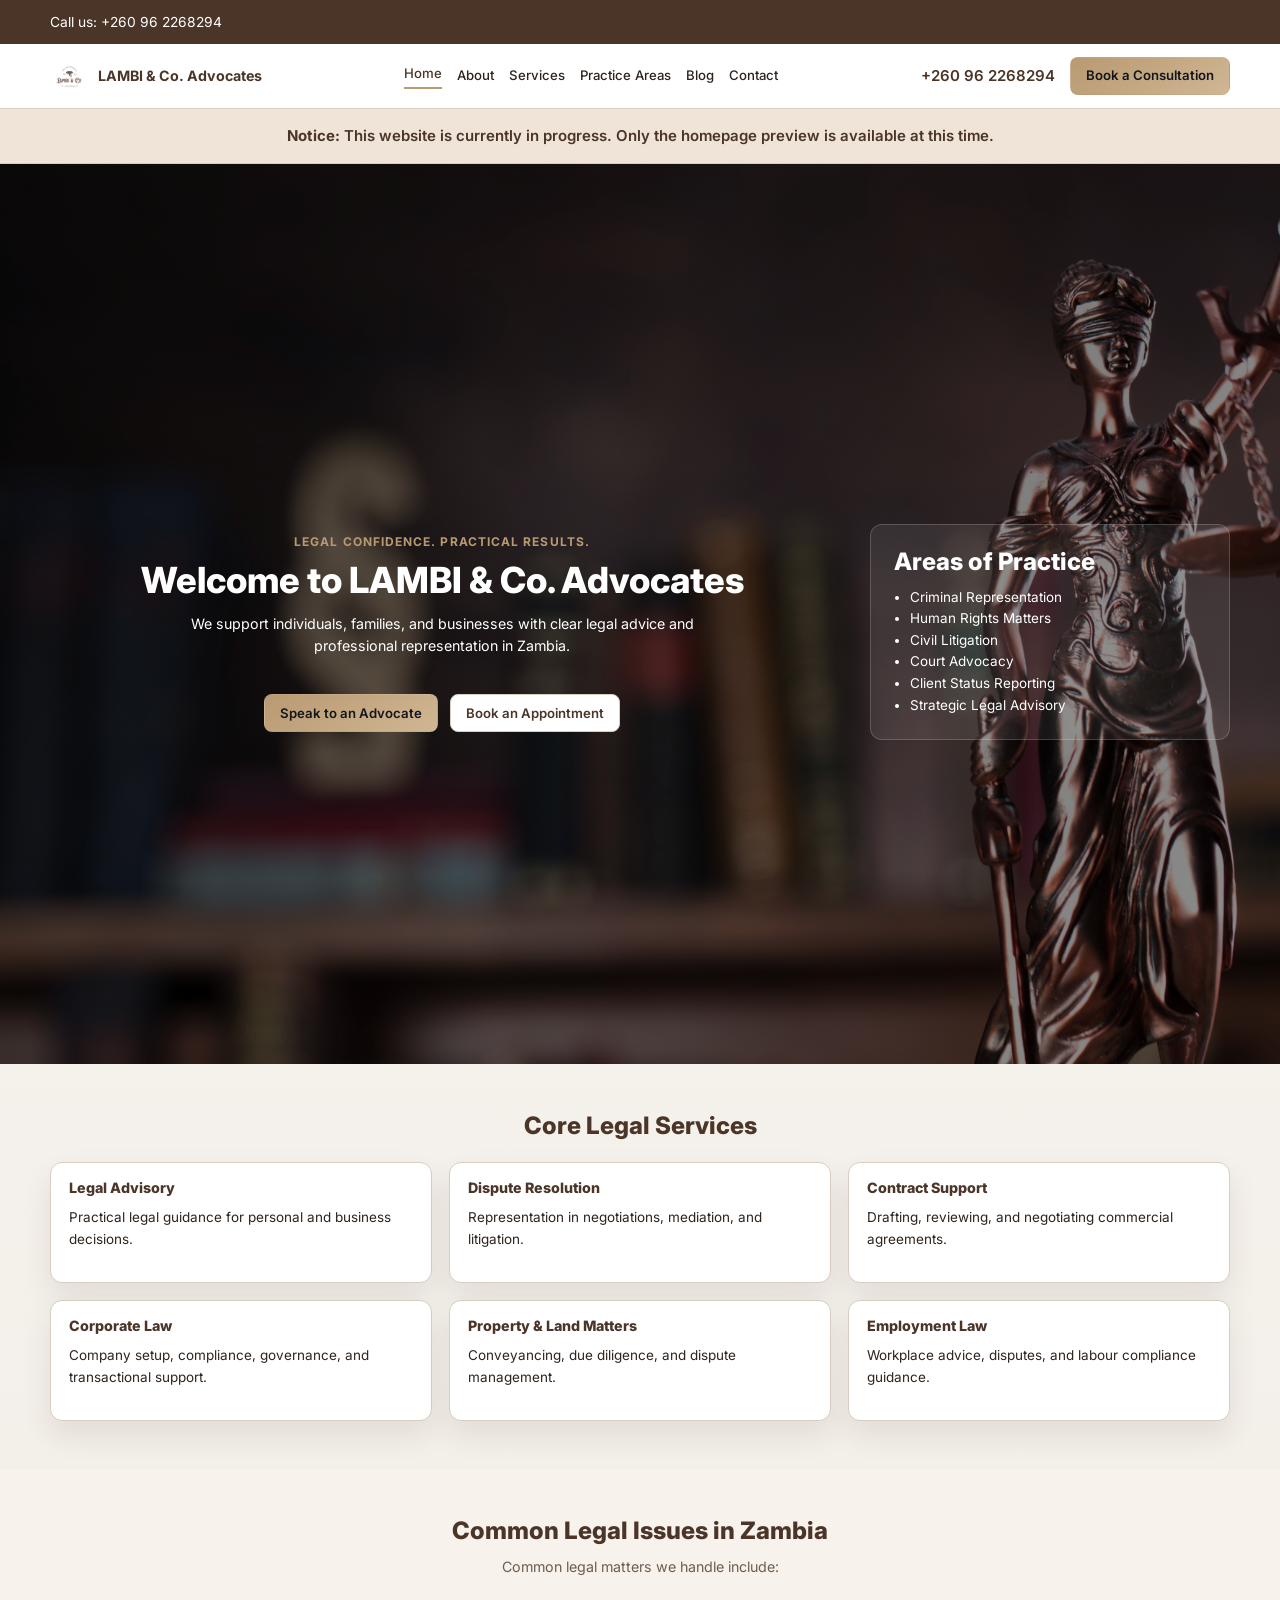
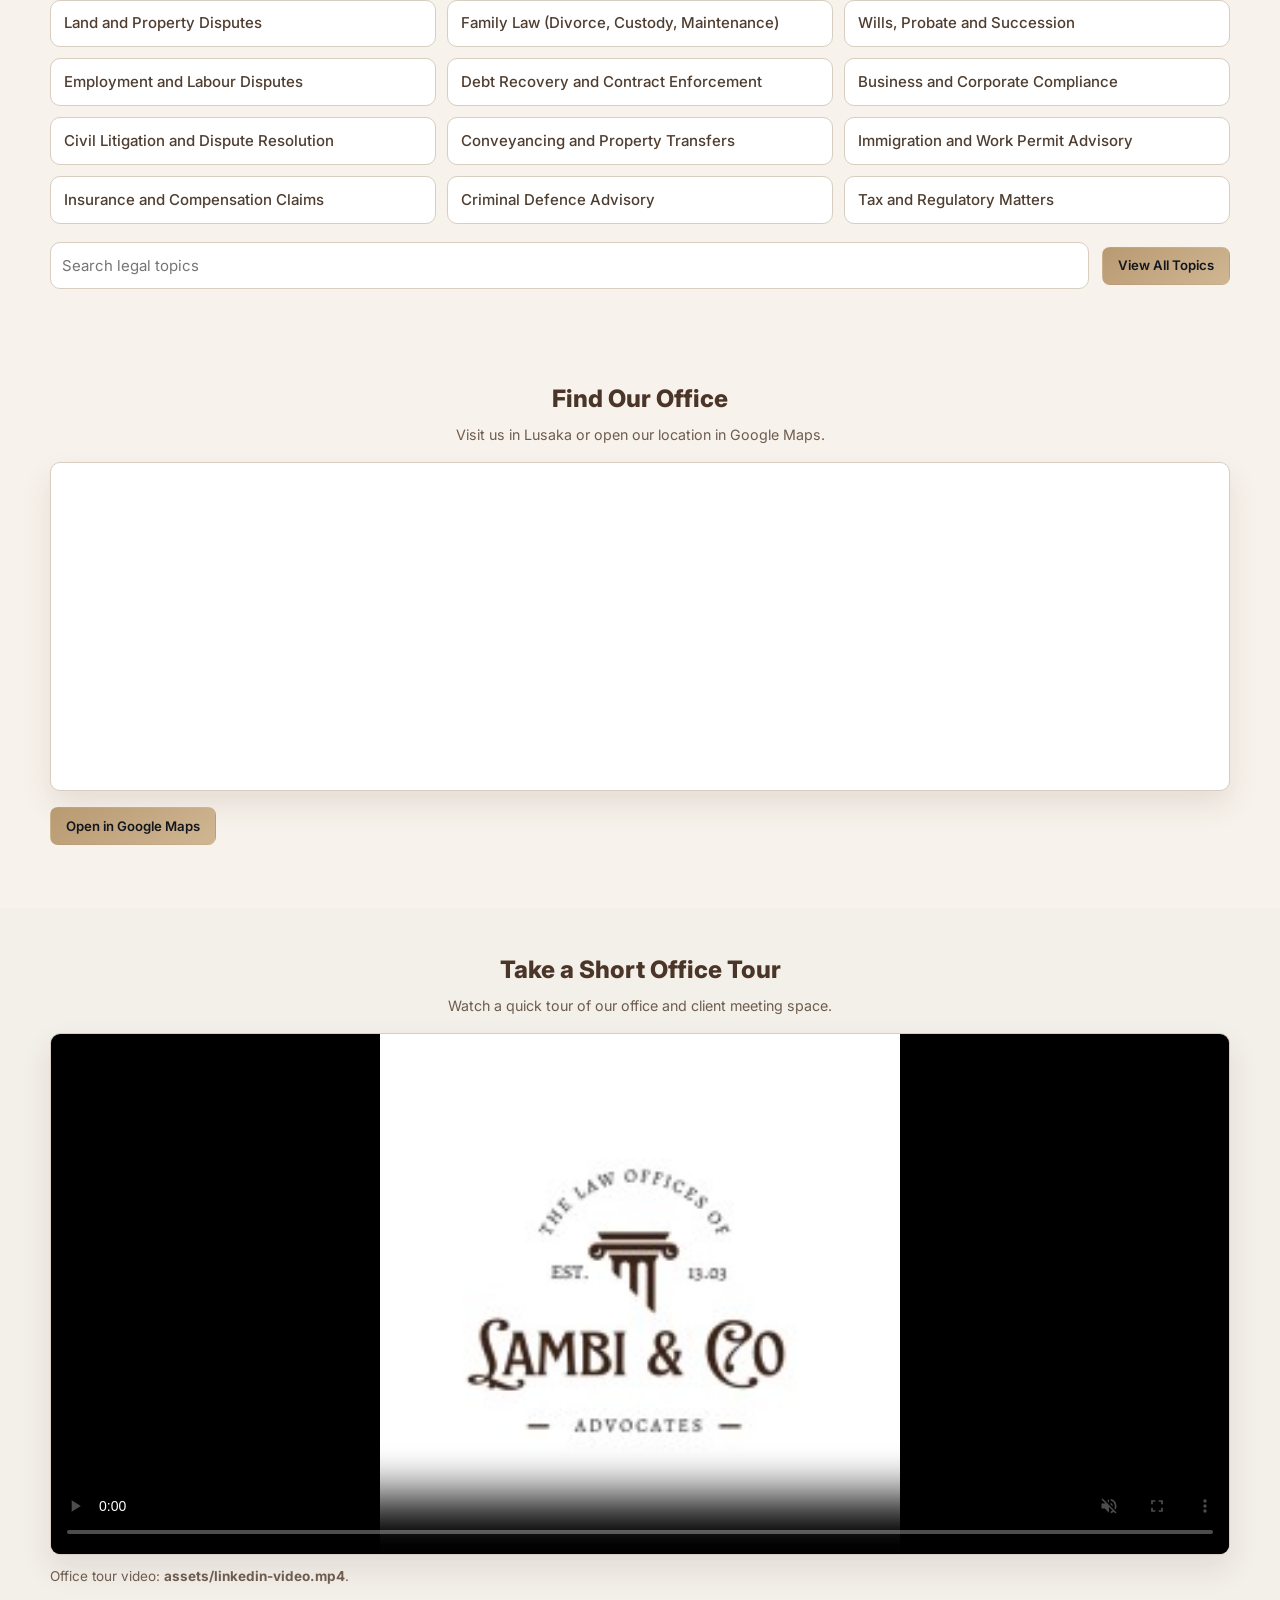
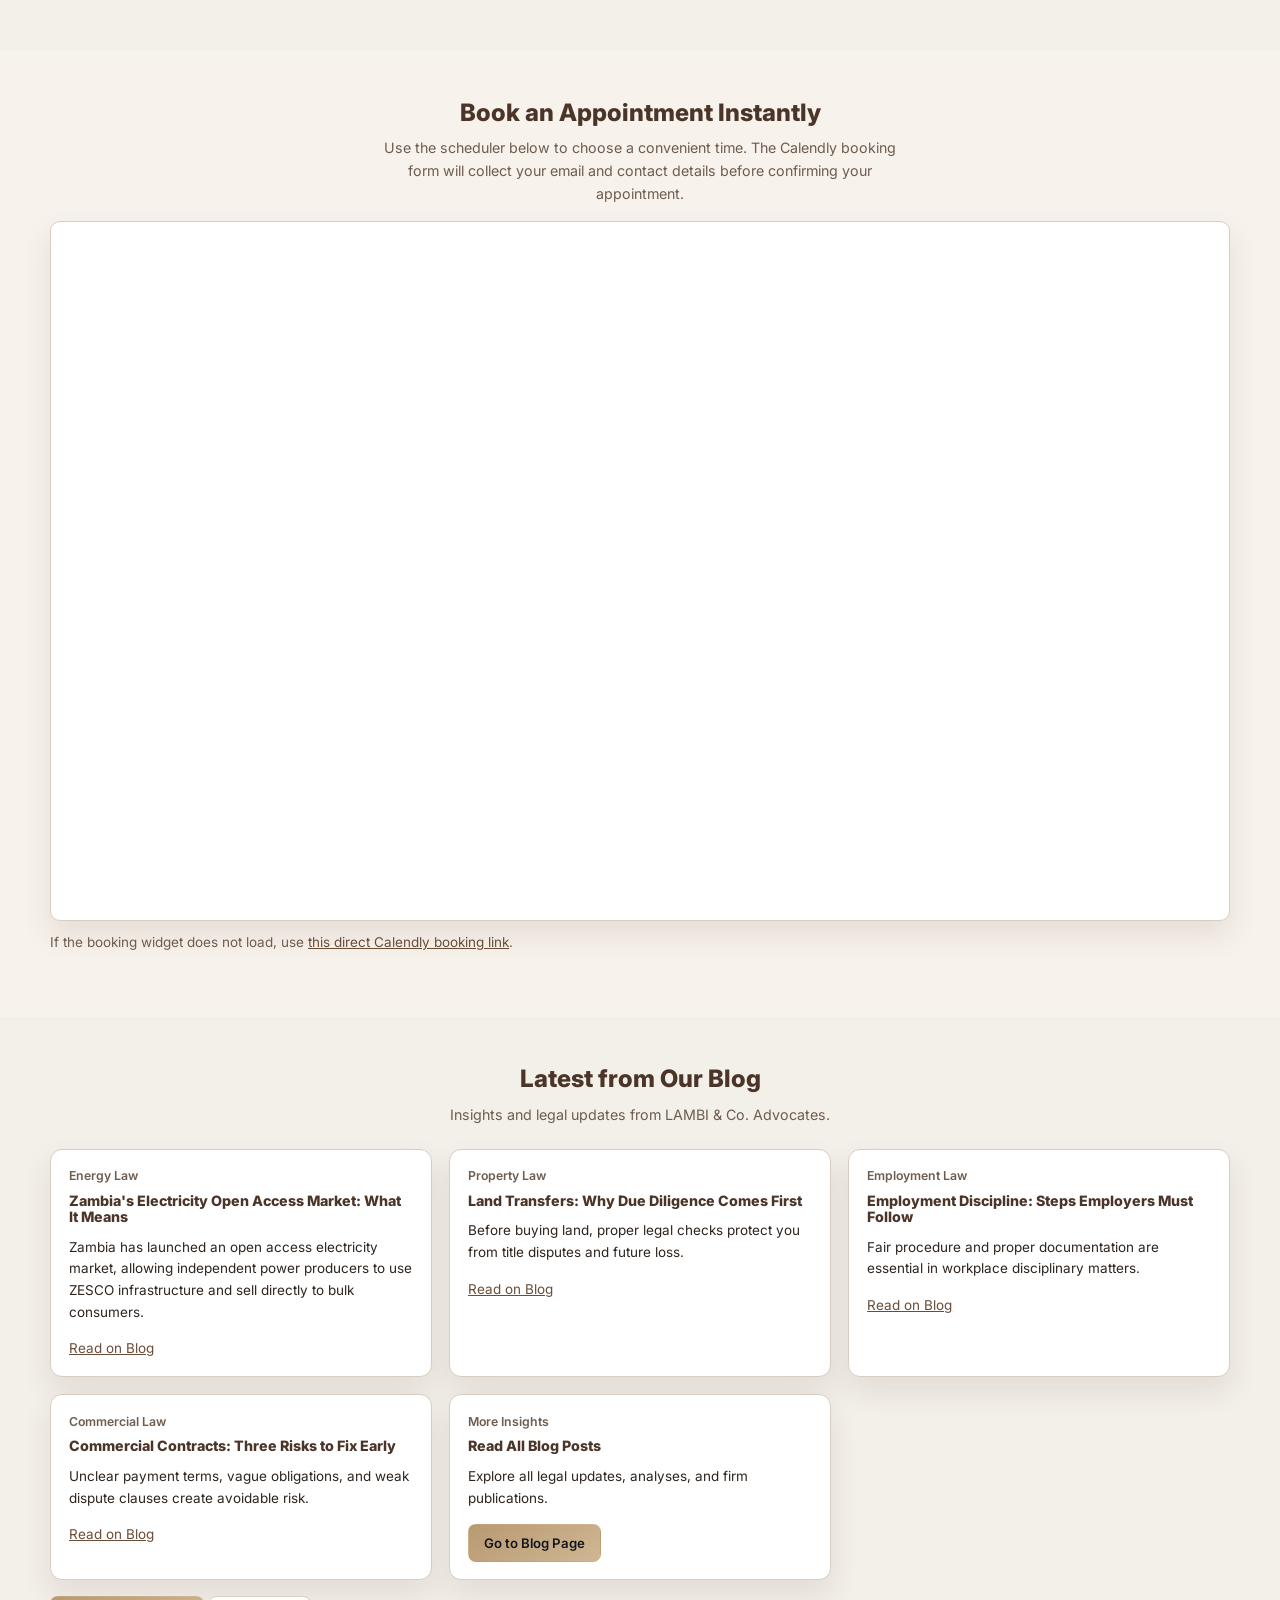
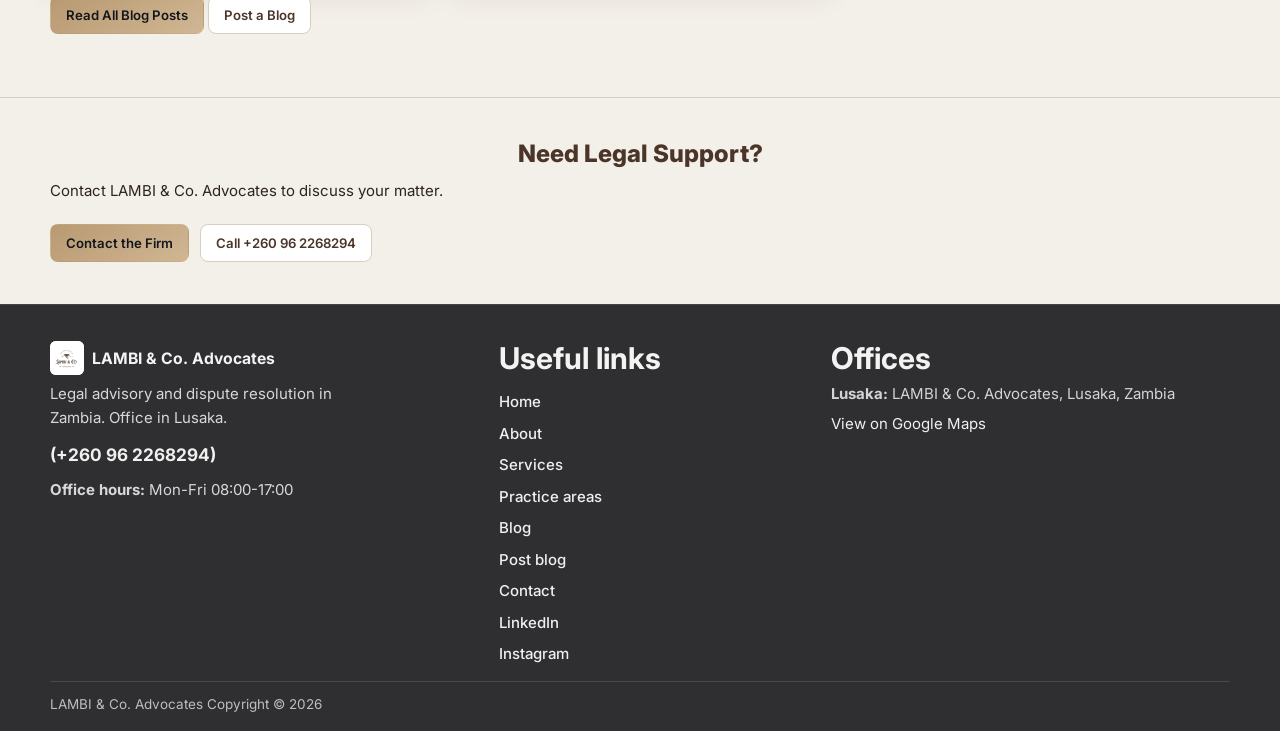
<file: contact.html>
<!doctype html>
<html lang="en">
<head>
  <meta charset="UTF-8">
  <meta name="viewport" content="width=device-width, initial-scale=1.0">
  <title>Contact | LAMBI &amp; Co. Advocates</title>
  <meta name="description" content="Contact LAMBI & Co. Advocates in Lusaka, Zambia.">
  <link rel="icon" type="image/png" href="./assets/logo.png">
  <link rel="stylesheet" href="./styles.css">
</head>
<body>
  <a class="skip-link" href="#main-content">Skip to main content</a>

  <div class="top-contact-bar">
    <div class="container top-contact-inner">
      <p>Call us: <a href="tel:+260962268294">+260 96 2268294</a></p>
    </div>
  </div>

  <header class="site-header">
    <div class="container header-inner">
      <a href="./index.html" class="logo" aria-label="LAMBI and Co Advocates home">
        <img class="logo-mark" src="./assets/logo.png" alt="LAMBI and Co Advocates logo">
        <span>LAMBI &amp; Co. Advocates</span>
      </a>
      <button class="menu-toggle" aria-expanded="false" aria-controls="primary-nav">Menu</button>
      <nav class="primary-nav" id="primary-nav" aria-label="Primary">
        <a href="./index.html">Home</a>
        <a href="./about.html">About</a>
        <a href="./services.html">Services</a>
        <a href="./practice-areas.html">Practice Areas</a>
        <a href="./blog.html">Blog</a>
        <a class="active" href="./contact.html">Contact</a>
      </nav>
      <div class="header-actions">
        <a class="phone-link" href="tel:+260962268294">+260 96 2268294</a>
        <a class="btn btn-primary" href="#contact-form-panel">Book a Consultation</a>
      </div>
    </div>
  </header>

  <main id="main-content">
    <section class="section page-hero">
      <div class="container">
        <p class="eyebrow">Contact Us</p>
        <h1>Contact LAMBI &amp; Co. Advocates</h1>
        <p class="hero-support">Use the details below to call, locate, or message the firm.</p>
      </div>
    </section>

    <section class="section section-muted">
      <div class="container contact-grid">
        <div class="contact-info">
          <h2>Office Information</h2>
          <p><strong>Phone:</strong> <a href="tel:+260962268294">+260 96 2268294</a></p>
          <p><strong>Address:</strong> LAMBI &amp; Co. Advocates, Lusaka, Zambia</p>
          <p><strong>Map link:</strong> <a href="https://www.google.com/maps/place/LAMBI+%26+Co.+Advocates/@-15.4180684,28.3033376,17z/data=!3m1!4b1!4m6!3m5!1s0x19408dc8426f4c6d:0x7b65775eb49b976f!8m2!3d-15.4180684!4d28.3033376!16s%2Fg%2F11yhk8x7yf" target="_blank" rel="noopener noreferrer">Open in Google Maps</a></p>
          <p><strong>Hours:</strong> Monday to Friday, 08:00 to 17:00</p>
          <div class="map-frame">
            <iframe
              title="LAMBI and Co Advocates map"
              src="https://www.google.com/maps?q=-15.4180684,28.3033376&z=17&output=embed"
              loading="lazy"
              referrerpolicy="no-referrer-when-downgrade"
              allowfullscreen></iframe>
          </div>
        </div>

        <div class="contact-panel" id="contact-form-panel">
          <h2>Send an Enquiry</h2>
          <form class="contact-form" id="contact-form" action="#" method="post">
            <label for="name">Full Name</label>
            <input id="name" name="name" type="text" required>

            <label for="phone">Phone Number</label>
            <input id="phone" name="phone" type="tel" required>

            <label for="email">Email Address</label>
            <input id="email" name="email" type="email">

            <label for="service">Service Required</label>
            <input id="service" name="service" type="text" required>

            <label for="message">Brief Message</label>
            <textarea id="message" name="message" rows="5" required></textarea>

            <button class="btn btn-primary" type="submit">Send Enquiry</button>
            <p id="contact-form-status" class="form-status" aria-live="polite"></p>
          </form>
        </div>
      </div>
    </section>
  </main>

  <footer class="site-footer">
    <div class="container footer-grid">
      <div class="footer-brand">
        <a href="./index.html" class="logo">
          <img class="logo-mark" src="./assets/logo.png" alt="LAMBI and Co Advocates logo">
          <span>LAMBI &amp; Co. Advocates</span>
        </a>
        <p>Legal advisory and dispute resolution in Zambia. Office in Lusaka.</p>
        <p class="footer-contact-strong"><a href="tel:+260962268294">(+260 96 2268294)</a></p>
        <p class="footer-contact-item"><strong>Office hours:</strong> Mon-Fri 08:00-17:00</p>
      </div>
      <nav class="footer-links" aria-label="Useful links">
        <h3 class="footer-title">Useful links</h3>
        <a href="./index.html">Home</a>
        <a href="./about.html">About</a>
        <a href="./services.html">Services</a>
        <a href="./practice-areas.html">Practice areas</a>
        <a href="./blog.html">Blog</a>
        <a href="./post-blog.html">Post blog</a>
        <a href="./contact.html">Contact</a>
        <a href="https://www.linkedin.com/company/lambi-co/" target="_blank" rel="noopener noreferrer">LinkedIn</a>
        <a href="https://www.instagram.com/lambi.co.advocates/" target="_blank" rel="noopener noreferrer">Instagram</a>
      </nav>
      <div class="footer-offices">
        <h3 class="footer-title">Offices</h3>
        <p class="footer-contact-item"><strong>Lusaka:</strong> LAMBI &amp; Co. Advocates, Lusaka, Zambia</p>
        <p class="footer-contact-item"><a href="https://www.google.com/maps/place/LAMBI+%26+Co.+Advocates/@-15.4180684,28.3033376,17z/data=!3m1!4b1!4m6!3m5!1s0x19408dc8426f4c6d:0x7b65775eb49b976f!8m2!3d-15.4180684!4d28.3033376!16s%2Fg%2F11yhk8x7yf" target="_blank" rel="noopener noreferrer">View on Google Maps</a></p>
      </div>
    </div>
    <div class="container footer-bottom">
      <p class="disclaimer">LAMBI &amp; Co. Advocates Copyright &copy; 2026</p>
    </div>
  </footer>

  <script src="./site.js"></script>
  <script src="./contact.js"></script>
</body>
</html>
</file>
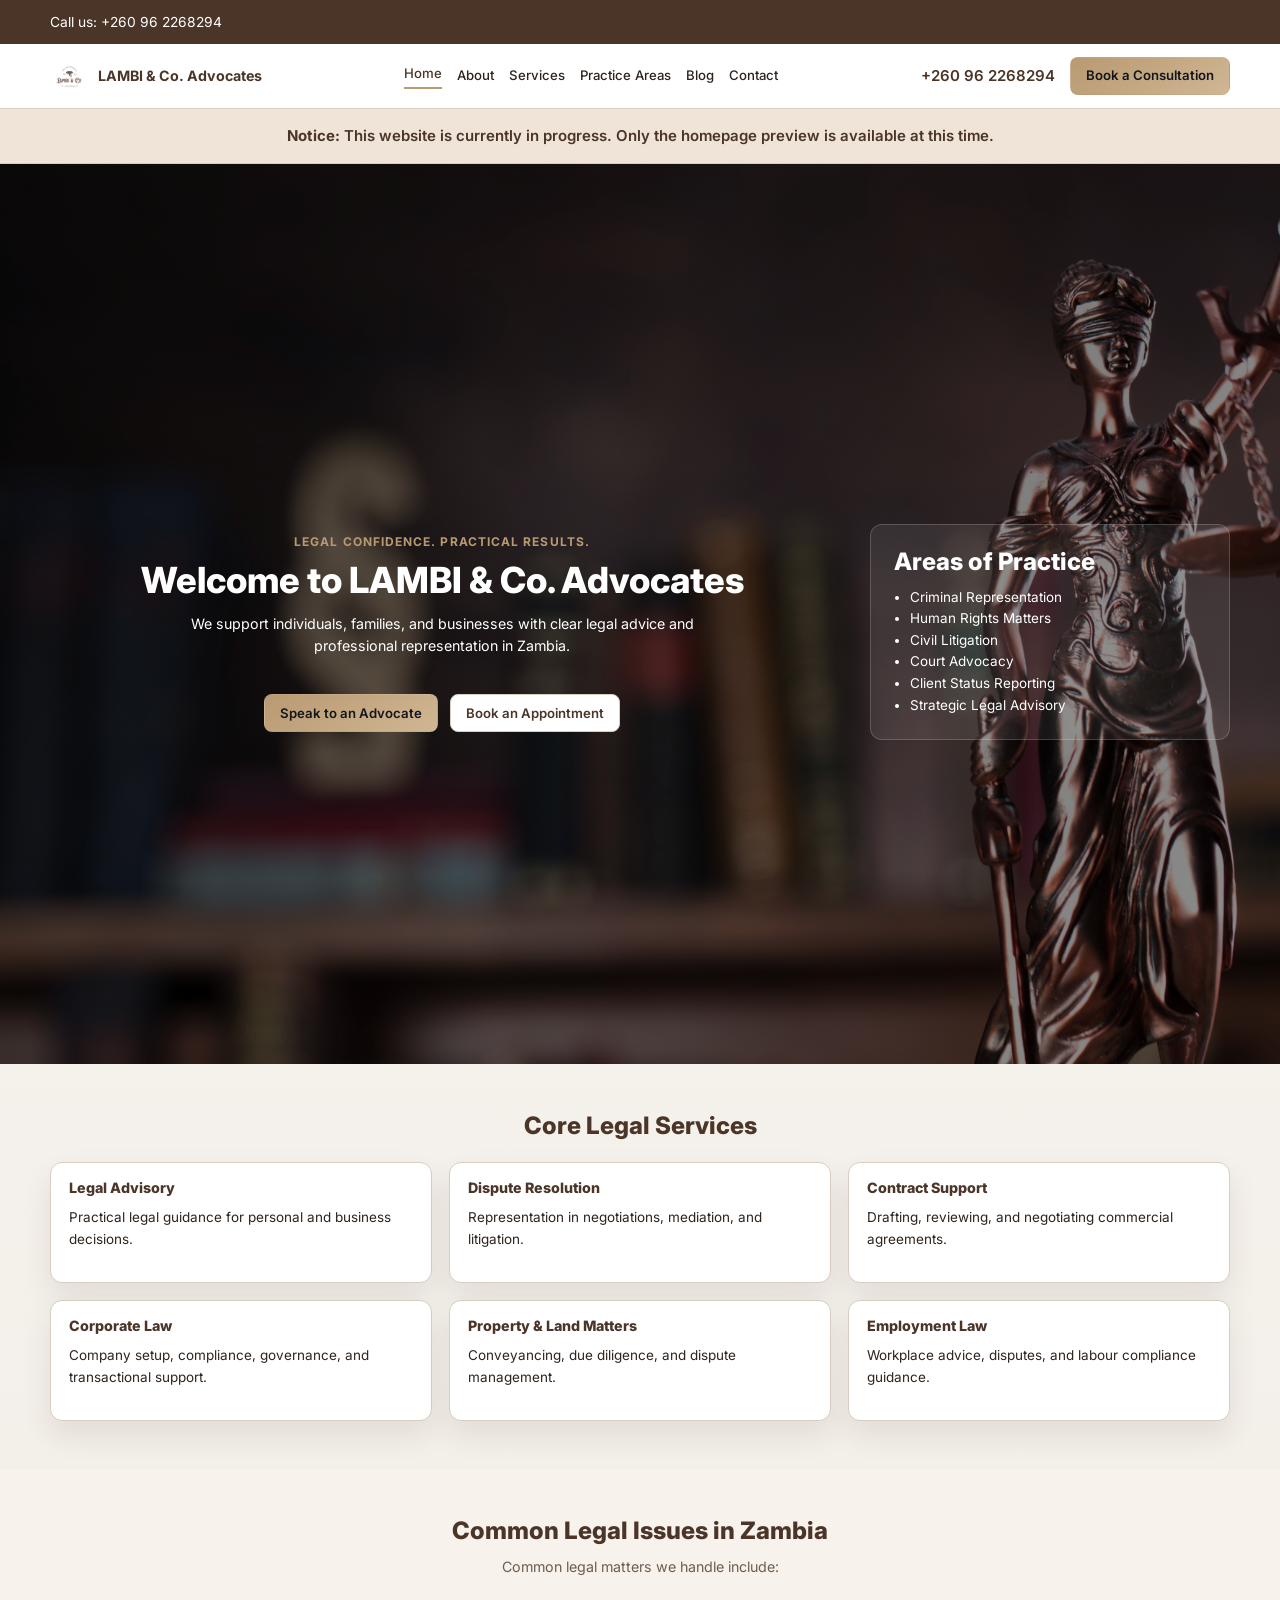
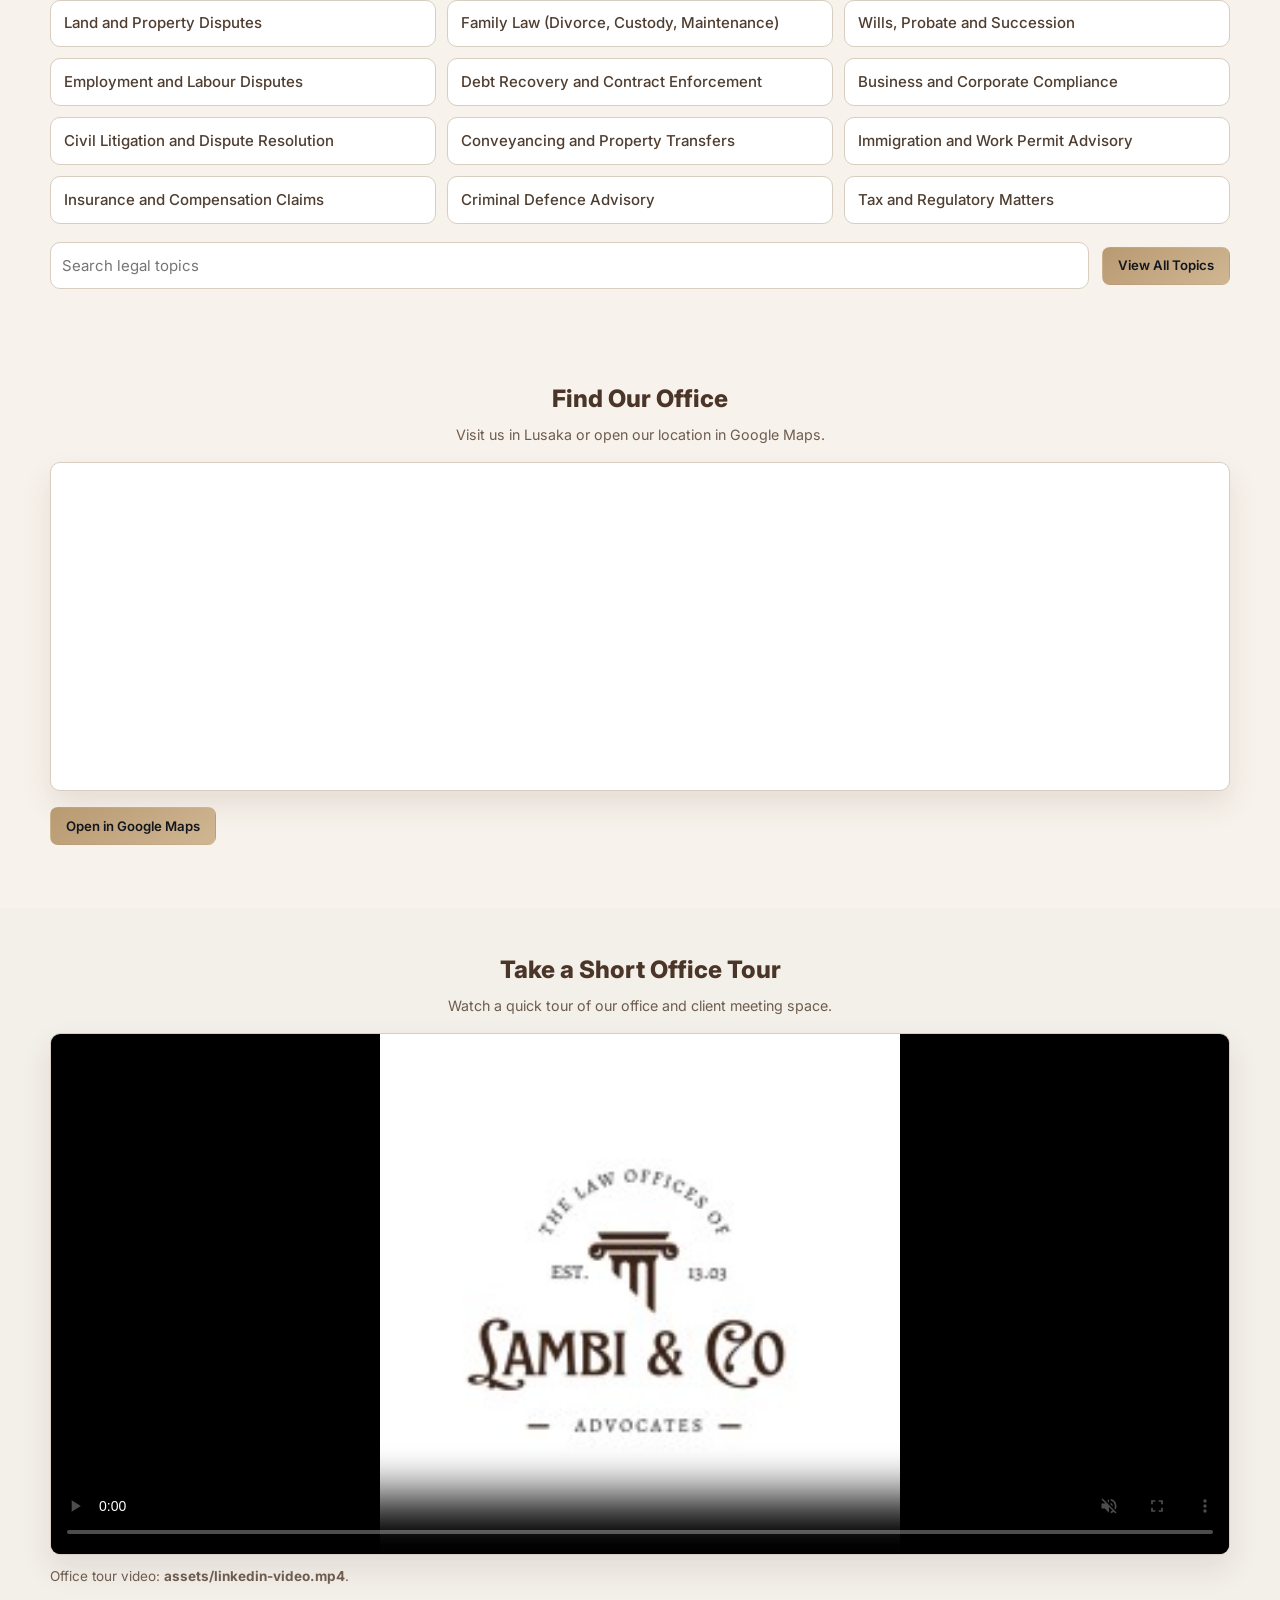
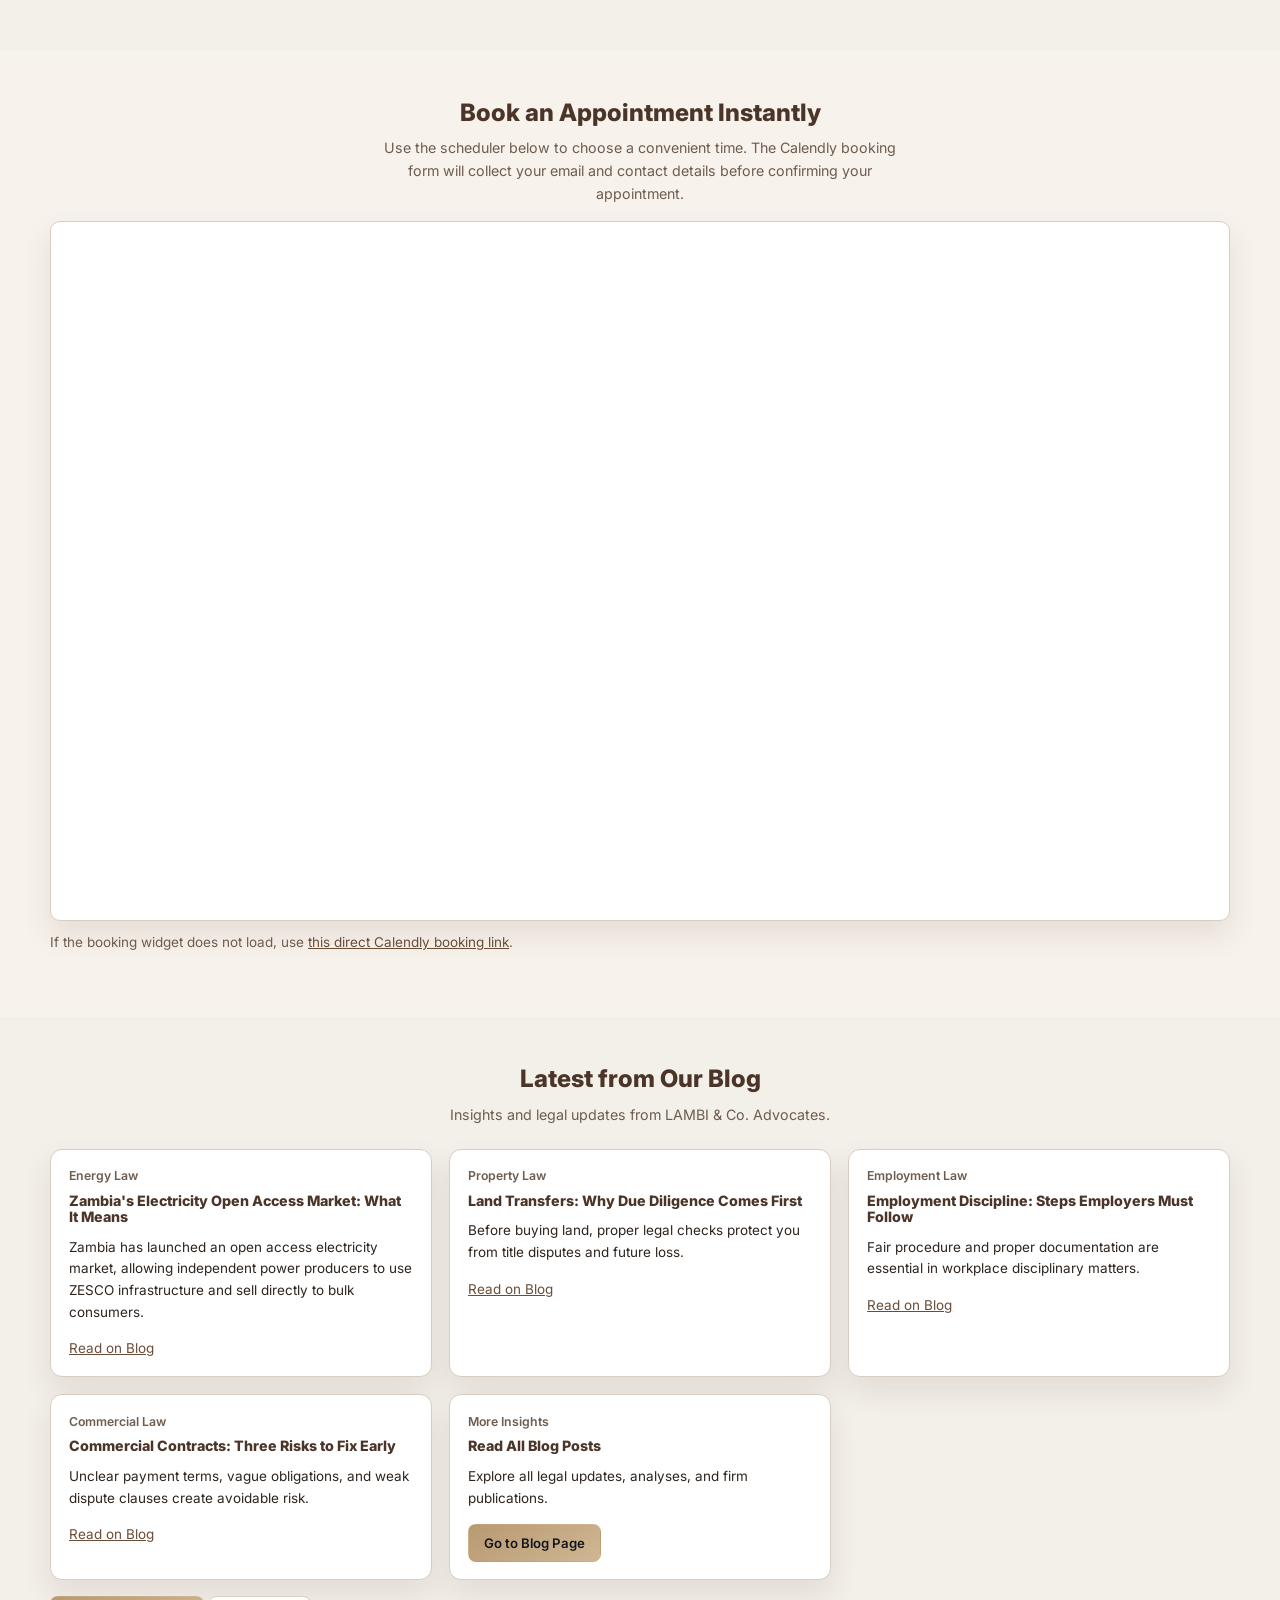
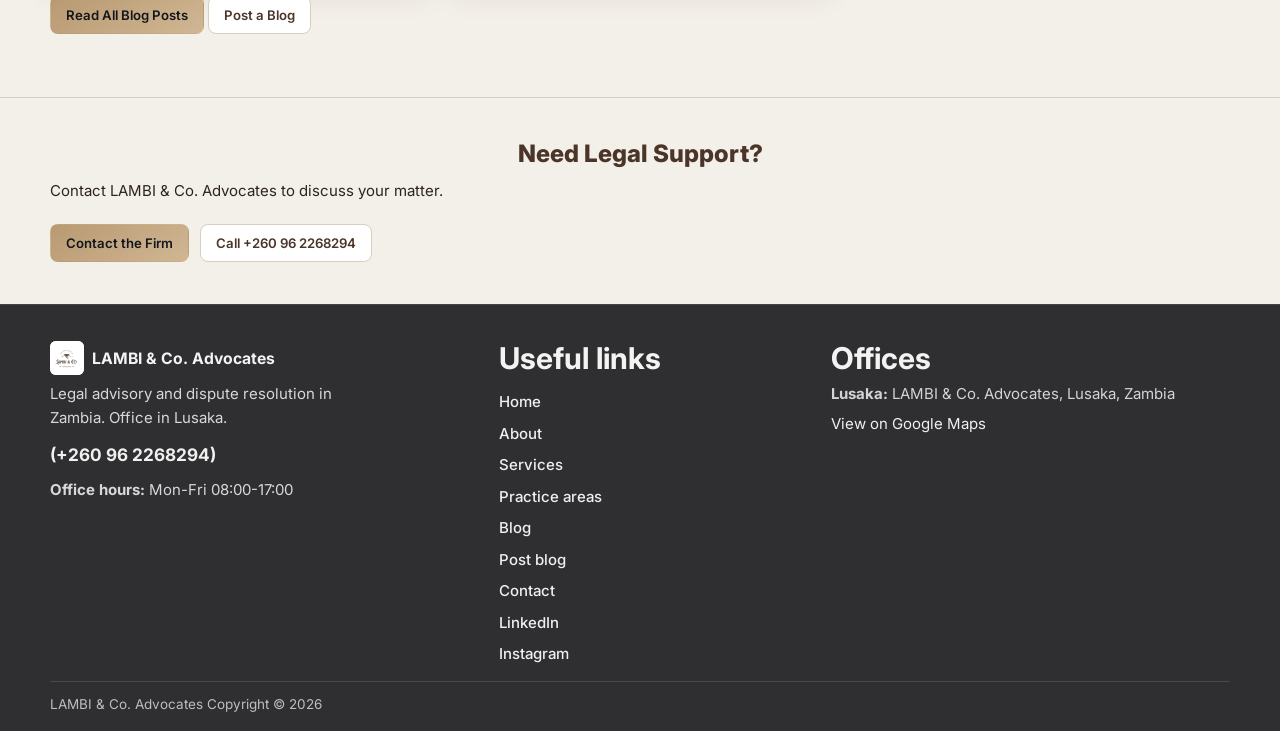
<file: post-blog.html>
<!doctype html>
<html lang="en">
<head>
  <meta charset="UTF-8">
  <meta name="viewport" content="width=device-width, initial-scale=1.0">
  <title>Post Blog | LAMBI &amp; Co. Advocates</title>
  <meta name="description" content="Create and publish blog posts for LAMBI & Co. Advocates.">
  <link rel="icon" type="image/png" href="./assets/logo.png">
  <link rel="stylesheet" href="./styles.css">
</head>
<body>
  <a class="skip-link" href="#main-content">Skip to main content</a>

  <div class="top-contact-bar">
    <div class="container top-contact-inner">
      <p>Call us: <a href="tel:+260962268294">+260 96 2268294</a></p>
    </div>
  </div>

  <header class="site-header">
    <div class="container header-inner">
      <a href="./index.html" class="logo" aria-label="LAMBI and Co Advocates home">
        <img class="logo-mark" src="./assets/logo.png" alt="LAMBI and Co Advocates logo">
        <span>LAMBI &amp; Co. Advocates</span>
      </a>
      <button class="menu-toggle" aria-expanded="false" aria-controls="primary-nav">Menu</button>
      <nav class="primary-nav" id="primary-nav" aria-label="Primary">
        <a href="./index.html">Home</a>
        <a href="./about.html">About</a>
        <a href="./services.html">Services</a>
        <a href="./practice-areas.html">Practice Areas</a>
        <a href="./blog.html">Blog</a>
        <a href="./contact.html">Contact</a>
      </nav>
      <div class="header-actions">
        <a class="phone-link" href="tel:+260962268294">+260 96 2268294</a>
        <a class="btn btn-primary" href="./blog.html">View Blog</a>
      </div>
    </div>
  </header>

  <main id="main-content">
    <section class="section page-hero">
      <div class="container">
        <p class="eyebrow">CMS</p>
        <h1>Post a Blog</h1>
        <p class="hero-support">Publish legal updates directly to the blog page.</p>
      </div>
    </section>

    <section class="section section-muted">
      <div class="container">
        <div class="contact-panel">
          <h2>Create Blog Post</h2>
          <p class="hero-support">Fill in all required fields and click publish.</p>
          <form id="post-blog-form" class="contact-form" action="#" method="post">
            <label for="post-title">Post Title</label>
            <input id="post-title" name="title" type="text" required>

            <label for="post-author">Author</label>
            <input id="post-author" name="author" type="text" value="LAMBI & Co. Advocates" required>

            <label for="post-category">Category</label>
            <input id="post-category" name="category" type="text" placeholder="Energy Law, Corporate Law, etc." required>

            <label for="post-excerpt">Short Excerpt</label>
            <textarea id="post-excerpt" name="excerpt" rows="3" required></textarea>

            <label for="post-content">Full Content</label>
            <textarea id="post-content" name="content" rows="10" required></textarea>

            <label for="post-image">Image URL (optional)</label>
            <input id="post-image" name="imageUrl" type="url" placeholder="https://example.com/image.jpg">

            <div class="hero-cta-group">
              <button class="btn btn-primary" type="submit">Publish Blog Post</button>
              <a class="btn btn-secondary" href="./blog.html">Go to Blog</a>
            </div>
            <p id="post-blog-status" class="form-status" aria-live="polite"></p>
          </form>
        </div>
      </div>
    </section>
  </main>

  <footer class="site-footer">
    <div class="container footer-grid">
      <div class="footer-brand">
        <a href="./index.html" class="logo">
          <img class="logo-mark" src="./assets/logo.png" alt="LAMBI and Co Advocates logo">
          <span>LAMBI &amp; Co. Advocates</span>
        </a>
        <p>Legal advisory and dispute resolution in Zambia. Office in Lusaka.</p>
        <p class="footer-contact-strong"><a href="tel:+260962268294">(+260 96 2268294)</a></p>
        <p class="footer-contact-item"><strong>Office hours:</strong> Mon-Fri 08:00-17:00</p>
      </div>
      <nav class="footer-links" aria-label="Useful links">
        <h3 class="footer-title">Useful links</h3>
        <a href="./index.html">Home</a>
        <a href="./about.html">About</a>
        <a href="./services.html">Services</a>
        <a href="./practice-areas.html">Practice areas</a>
        <a href="./blog.html">Blog</a>
        <a href="./post-blog.html">Post blog</a>
        <a href="./contact.html">Contact</a>
        <a href="https://www.linkedin.com/company/lambi-co/" target="_blank" rel="noopener noreferrer">LinkedIn</a>
        <a href="https://www.instagram.com/lambi.co.advocates/" target="_blank" rel="noopener noreferrer">Instagram</a>
      </nav>
      <div class="footer-offices">
        <h3 class="footer-title">Offices</h3>
        <p class="footer-contact-item"><strong>Lusaka:</strong> LAMBI &amp; Co. Advocates, Lusaka, Zambia</p>
        <p class="footer-contact-item"><a href="https://www.google.com/maps/place/LAMBI+%26+Co.+Advocates/@-15.4180684,28.3033376,17z/data=!3m1!4b1!4m6!3m5!1s0x19408dc8426f4c6d:0x7b65775eb49b976f!8m2!3d-15.4180684!4d28.3033376!16s%2Fg%2F11yhk8x7yf" target="_blank" rel="noopener noreferrer">View on Google Maps</a></p>
      </div>
    </div>
    <div class="container footer-bottom">
      <p class="disclaimer">LAMBI &amp; Co. Advocates Copyright &copy; 2026</p>
    </div>
  </footer>

  <script src="./blog.js"></script>
  <script src="./site.js"></script>
</body>
</html>
</file>
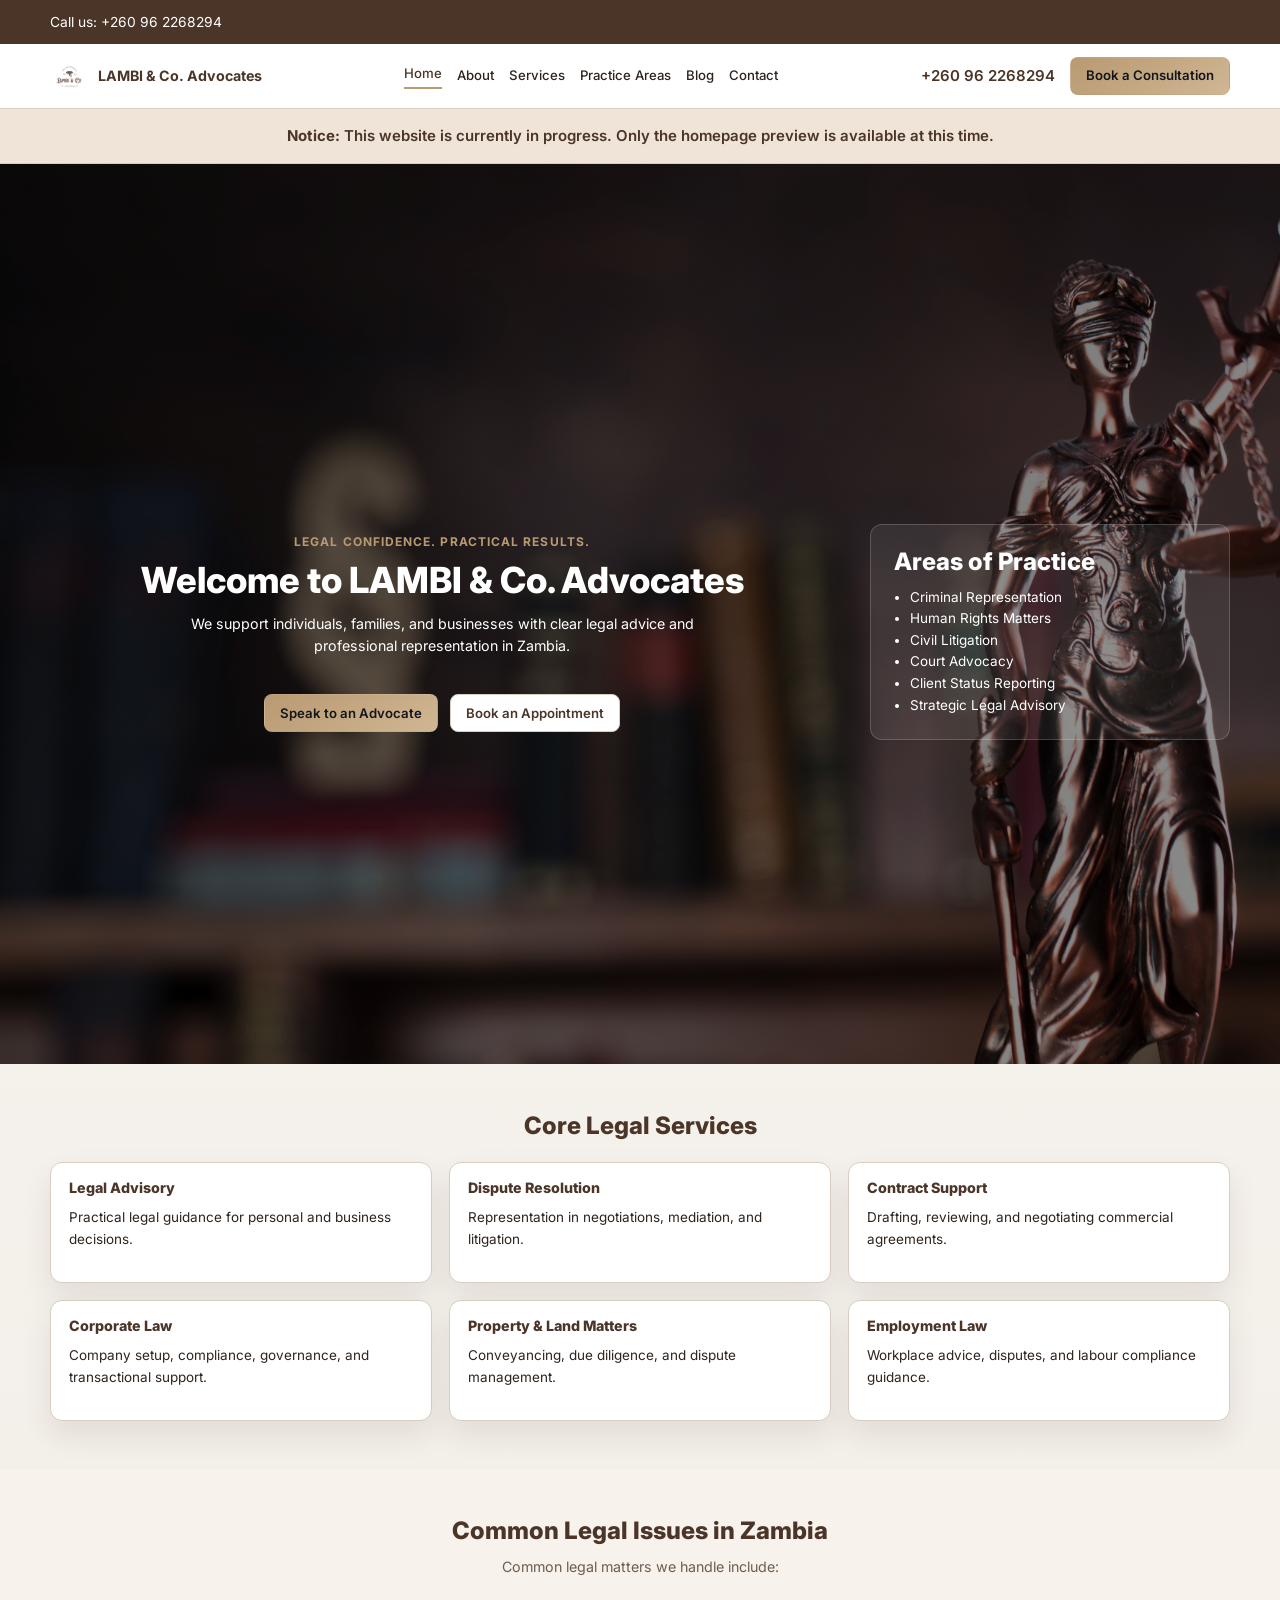
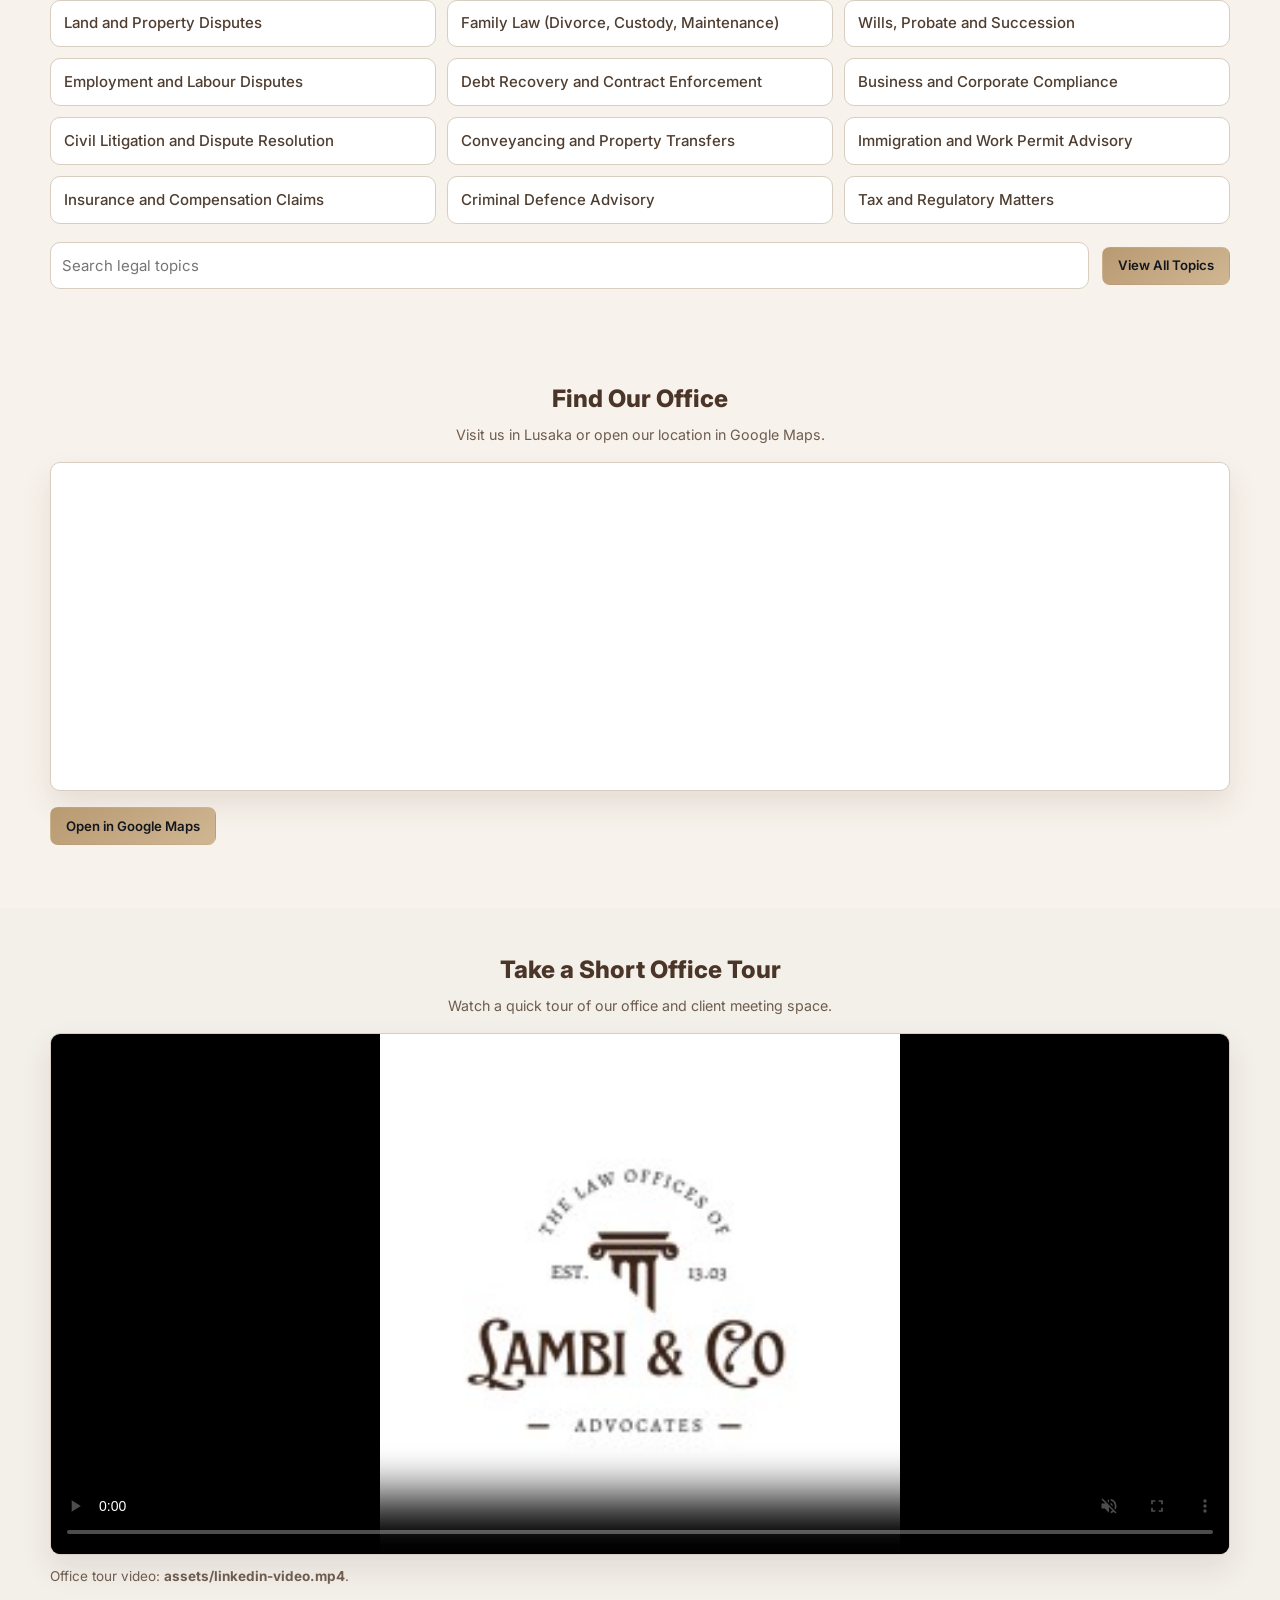
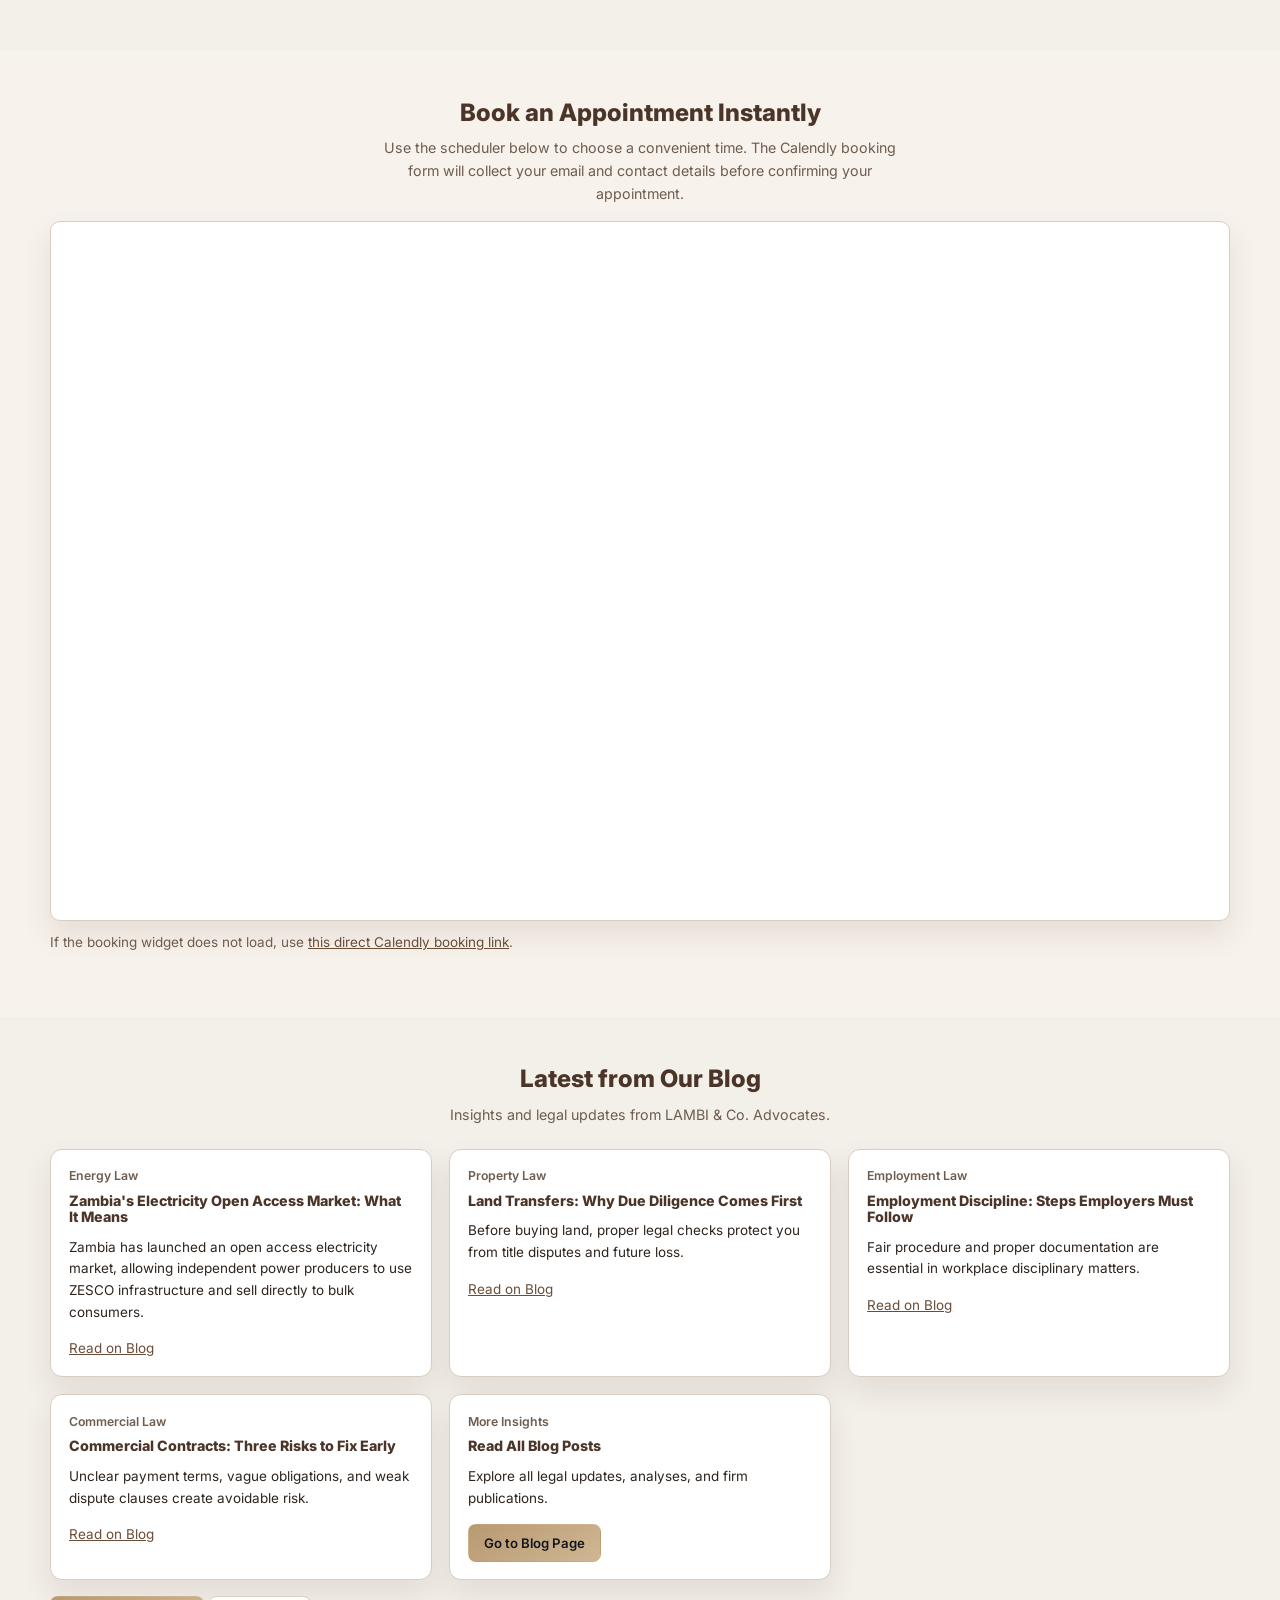
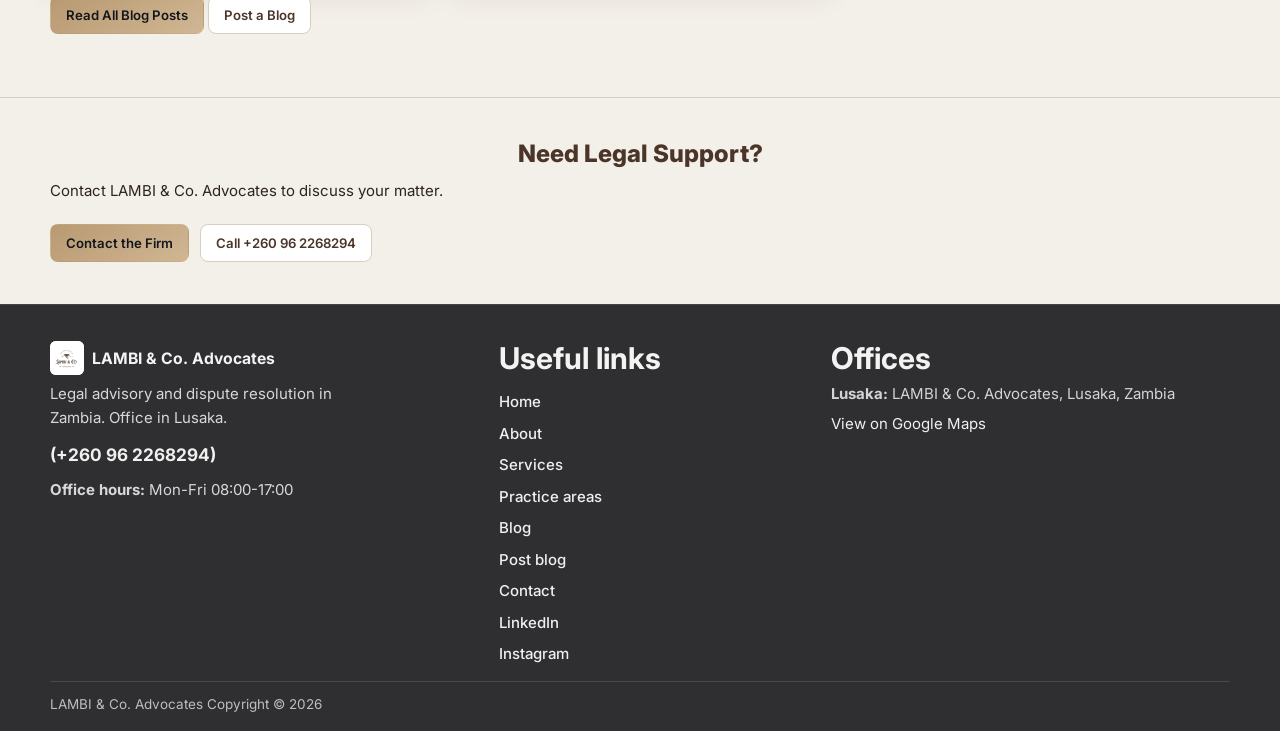
<file: practice-areas.html>
<!doctype html>
<html lang="en">
<head>
  <meta charset="UTF-8">
  <meta name="viewport" content="width=device-width, initial-scale=1.0">
  <title>Practice Areas | LAMBI &amp; Co. Advocates</title>
  <meta name="description" content="Practice areas at LAMBI & Co. Advocates include family, property, employment, corporate, and litigation matters.">
  <link rel="icon" type="image/png" href="./assets/logo.png">
  <link rel="stylesheet" href="./styles.css">
</head>
<body>
  <a class="skip-link" href="#main-content">Skip to main content</a>

  <div class="top-contact-bar">
    <div class="container top-contact-inner">
      <p>Call us: <a href="tel:+260962268294">+260 96 2268294</a></p>
    </div>
  </div>

  <header class="site-header">
    <div class="container header-inner">
      <a href="./index.html" class="logo" aria-label="LAMBI and Co Advocates home">
        <img class="logo-mark" src="./assets/logo.png" alt="LAMBI and Co Advocates logo">
        <span>LAMBI &amp; Co. Advocates</span>
      </a>
      <button class="menu-toggle" aria-expanded="false" aria-controls="primary-nav">Menu</button>
      <nav class="primary-nav" id="primary-nav" aria-label="Primary">
        <a href="./index.html">Home</a>
        <a href="./about.html">About</a>
        <a href="./services.html">Services</a>
        <a class="active" href="./practice-areas.html">Practice Areas</a>
        <a href="./blog.html">Blog</a>
        <a href="./contact.html">Contact</a>
      </nav>
      <div class="header-actions">
        <a class="phone-link" href="tel:+260962268294">+260 96 2268294</a>
        <a class="btn btn-primary" href="./contact.html#contact-form-panel">Book a Consultation</a>
      </div>
    </div>
  </header>

  <main id="main-content">
    <section class="section page-hero">
      <div class="container">
        <p class="eyebrow">Practice Areas</p>
        <h1>Our Practice Areas</h1>
        <p class="hero-support">We provide legal services across key areas for private and business clients.</p>
      </div>
    </section>

    <section class="section">
      <div class="container card-grid">
        <article class="info-card"><h2>Family Law</h2><p>Divorce, custody, maintenance, and succession matters.</p></article>
        <article class="info-card"><h2>Land &amp; Property Law</h2><p>Ownership disputes, land transactions, and transfer support.</p></article>
        <article class="info-card"><h2>Employment &amp; Labour Law</h2><p>Workplace disputes, contracts, and labour advisory services.</p></article>
        <article class="info-card"><h2>Corporate &amp; Commercial Law</h2><p>Company matters, governance, and commercial legal support.</p></article>
        <article class="info-card"><h2>Debt Recovery</h2><p>Legal follow-up, demand actions, and settlement support.</p></article>
        <article class="info-card"><h2>Civil Litigation</h2><p>Representation in civil disputes and court processes.</p></article>
      </div>
    </section>

    <section class="section section-muted">
      <div class="container">
        <h2>Need Help With a Specific Matter?</h2>
        <p class="hero-support">Contact us for guidance if your issue is not listed above.</p>
        <p class="section-cta-inline">
          <a class="btn btn-primary" href="./contact.html#contact-form-panel">Contact the Firm</a>
        </p>
      </div>
    </section>
  </main>

  <footer class="site-footer">
    <div class="container footer-grid">
      <div class="footer-brand">
        <a href="./index.html" class="logo">
          <img class="logo-mark" src="./assets/logo.png" alt="LAMBI and Co Advocates logo">
          <span>LAMBI &amp; Co. Advocates</span>
        </a>
        <p>Legal advisory and dispute resolution in Zambia. Office in Lusaka.</p>
        <p class="footer-contact-strong"><a href="tel:+260962268294">(+260 96 2268294)</a></p>
        <p class="footer-contact-item"><strong>Office hours:</strong> Mon-Fri 08:00-17:00</p>
      </div>
      <nav class="footer-links" aria-label="Useful links">
        <h3 class="footer-title">Useful links</h3>
        <a href="./index.html">Home</a>
        <a href="./about.html">About</a>
        <a href="./services.html">Services</a>
        <a href="./practice-areas.html">Practice areas</a>
        <a href="./blog.html">Blog</a>
        <a href="./post-blog.html">Post blog</a>
        <a href="./contact.html">Contact</a>
        <a href="https://www.linkedin.com/company/lambi-co/" target="_blank" rel="noopener noreferrer">LinkedIn</a>
        <a href="https://www.instagram.com/lambi.co.advocates/" target="_blank" rel="noopener noreferrer">Instagram</a>
      </nav>
      <div class="footer-offices">
        <h3 class="footer-title">Offices</h3>
        <p class="footer-contact-item"><strong>Lusaka:</strong> LAMBI &amp; Co. Advocates, Lusaka, Zambia</p>
        <p class="footer-contact-item"><a href="https://www.google.com/maps/place/LAMBI+%26+Co.+Advocates/@-15.4180684,28.3033376,17z/data=!3m1!4b1!4m6!3m5!1s0x19408dc8426f4c6d:0x7b65775eb49b976f!8m2!3d-15.4180684!4d28.3033376!16s%2Fg%2F11yhk8x7yf" target="_blank" rel="noopener noreferrer">View on Google Maps</a></p>
      </div>
    </div>
    <div class="container footer-bottom">
      <p class="disclaimer">LAMBI &amp; Co. Advocates Copyright &copy; 2026</p>
    </div>
  </footer>

  <script src="./site.js"></script>
</body>
</html>
</file>
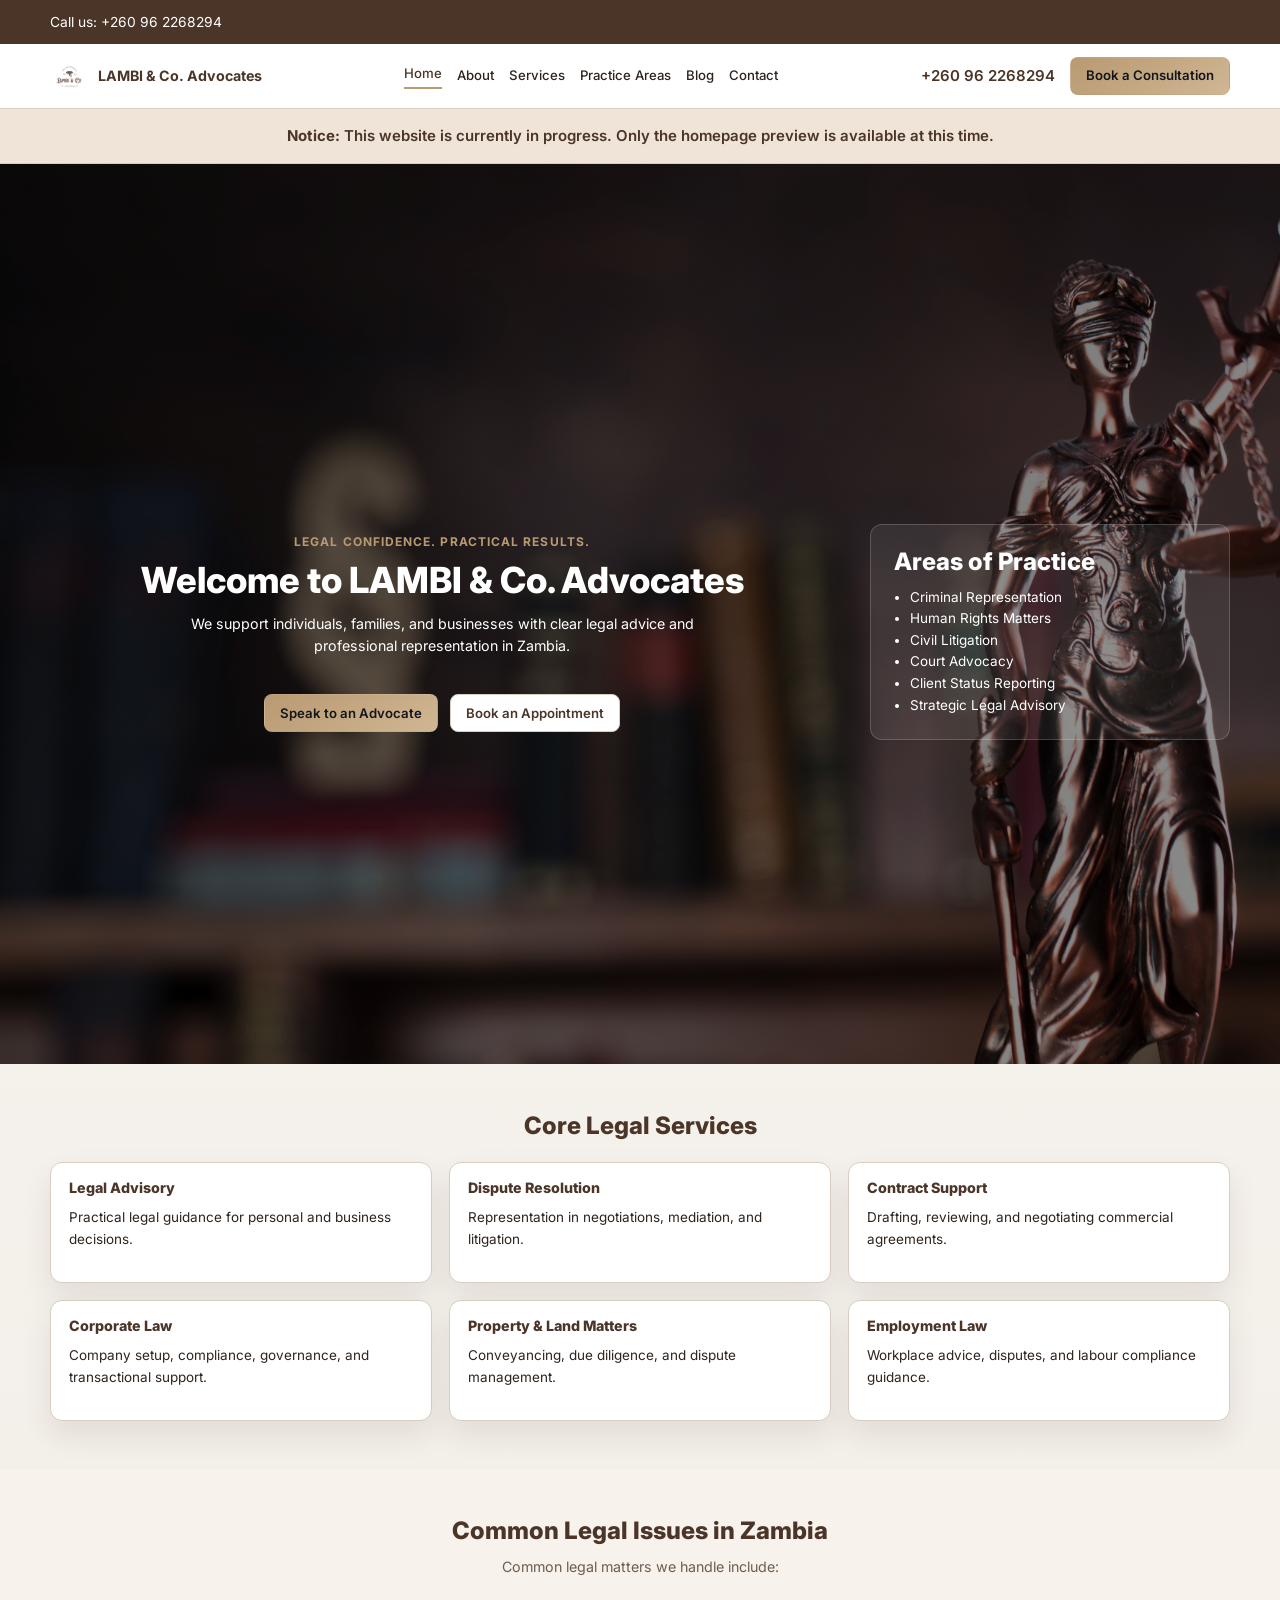
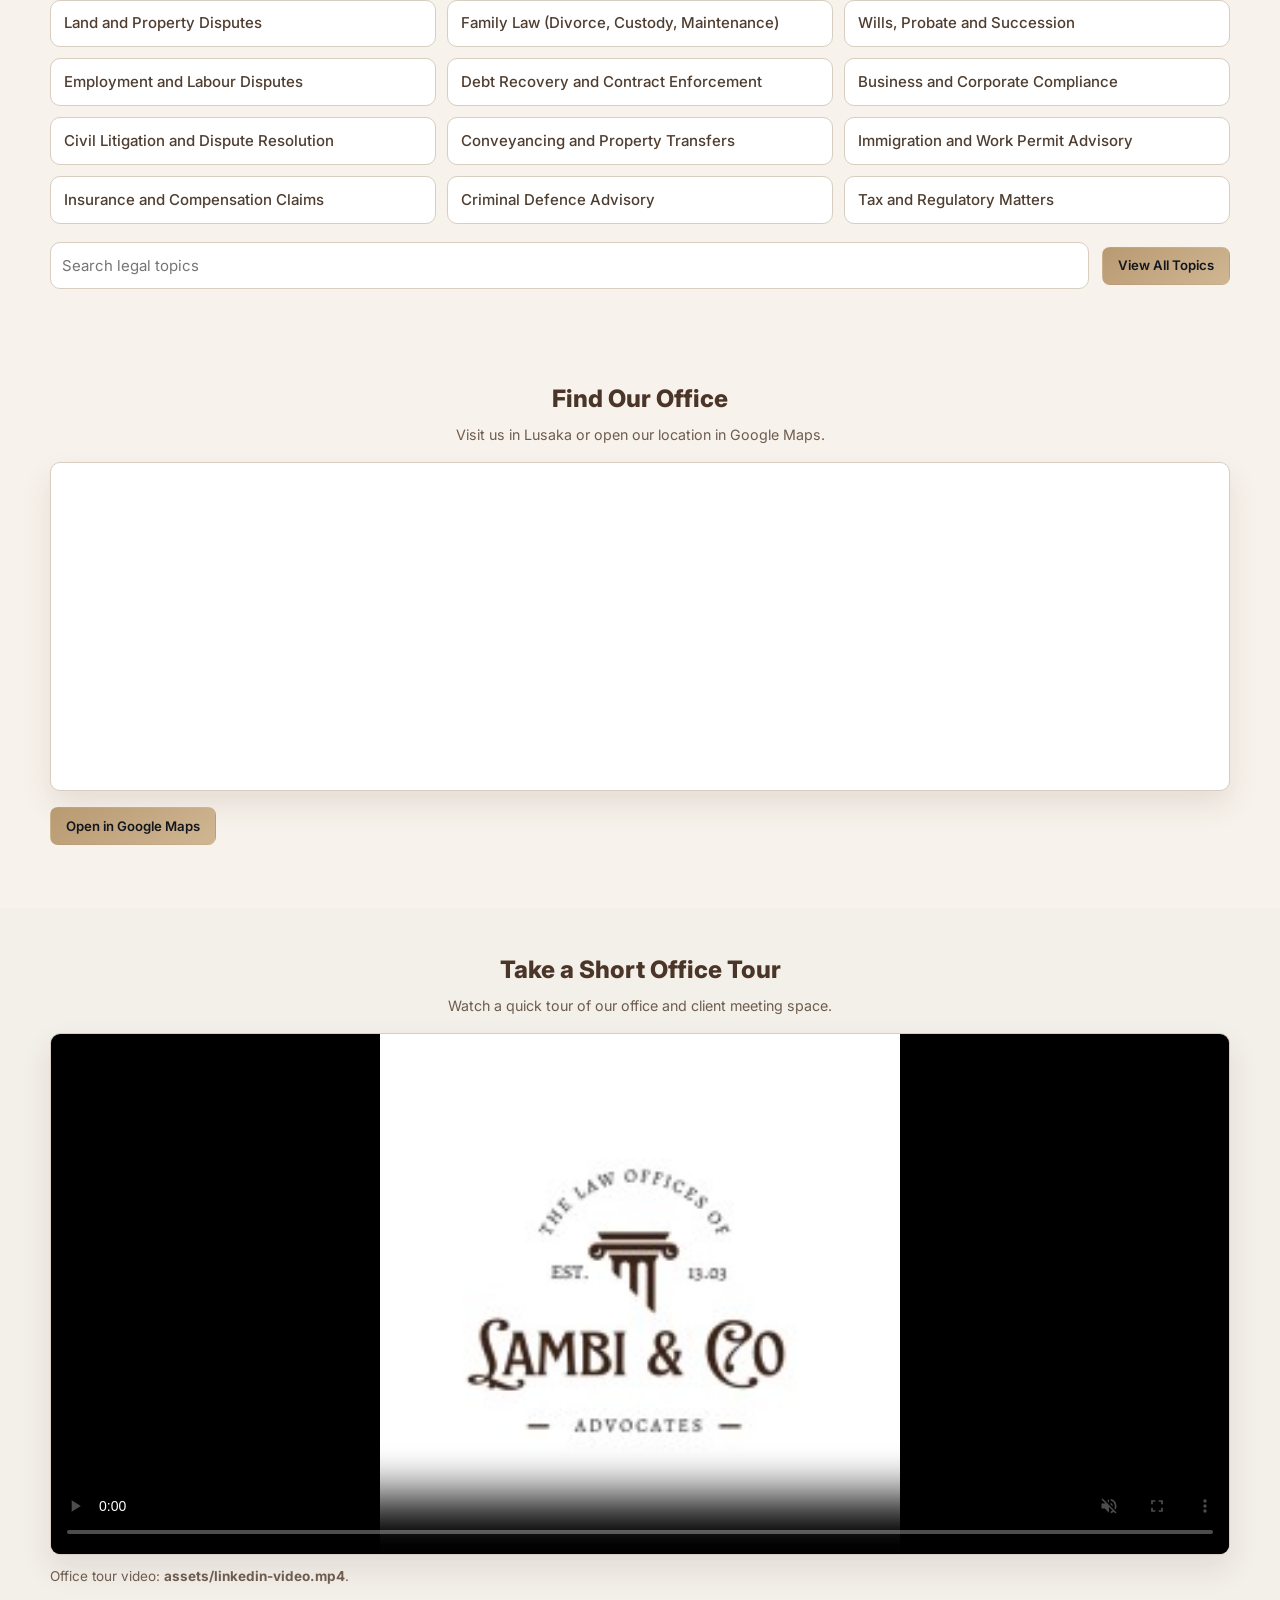
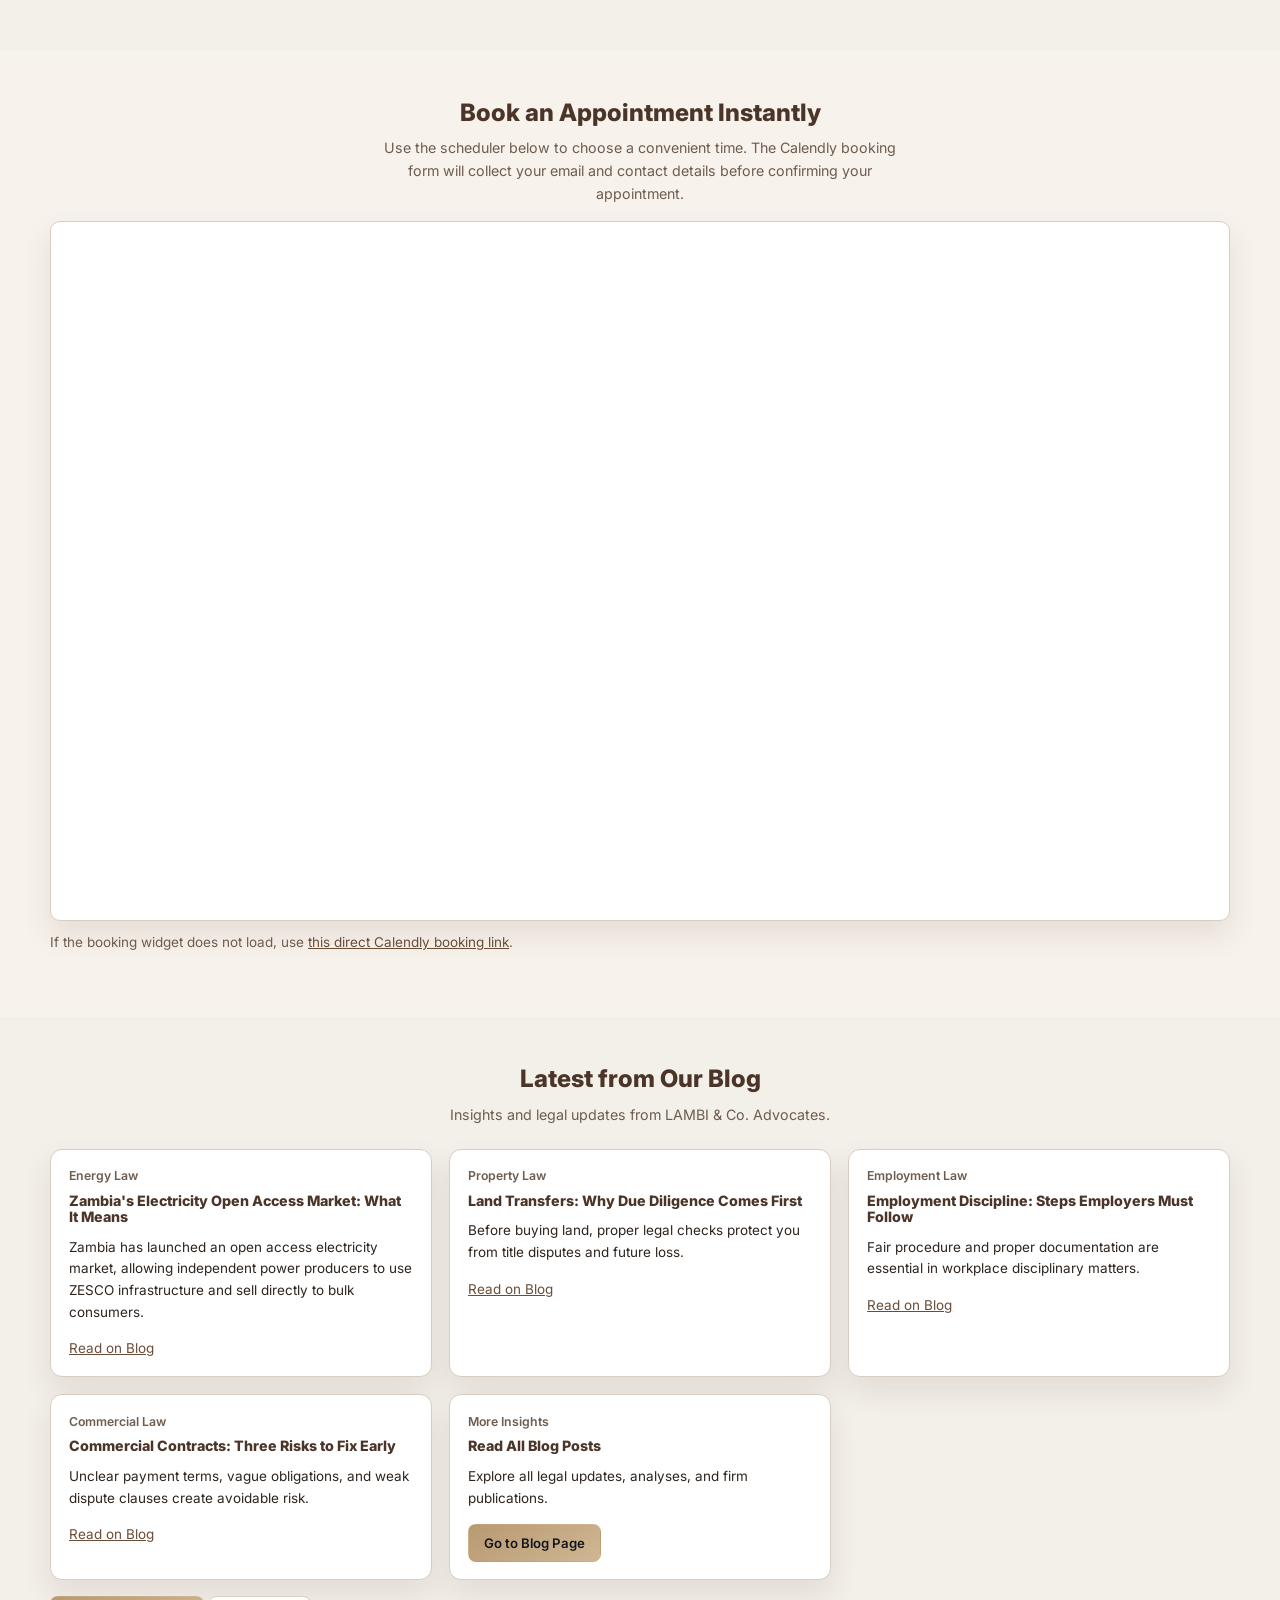
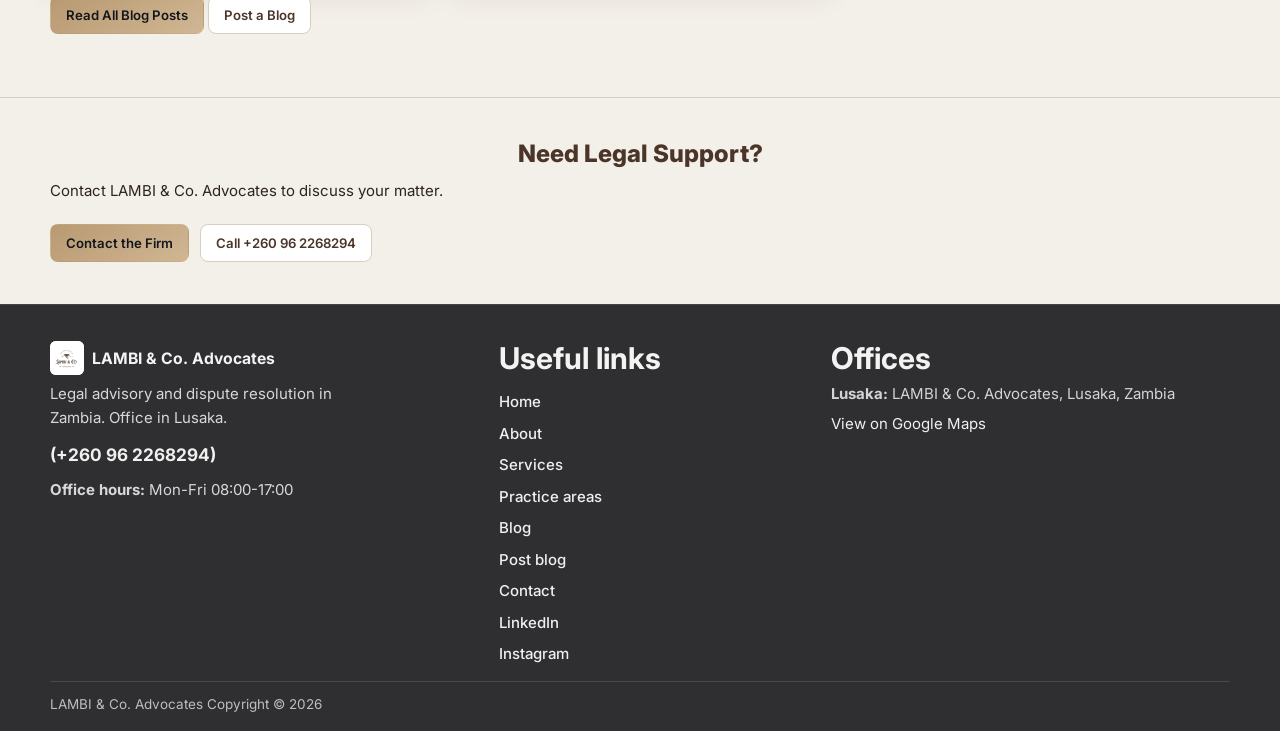
<file: services.html>
<!doctype html>
<html lang="en">
<head>
  <meta charset="UTF-8">
  <meta name="viewport" content="width=device-width, initial-scale=1.0">
  <title>Services | LAMBI &amp; Co. Advocates</title>
  <meta name="description" content="Explore legal services offered by LAMBI & Co. Advocates in Lusaka, Zambia.">
  <link rel="icon" type="image/png" href="./assets/logo.png">
  <link rel="stylesheet" href="./styles.css">
</head>
<body>
  <a class="skip-link" href="#main-content">Skip to main content</a>

  <div class="top-contact-bar">
    <div class="container top-contact-inner">
      <p>Call us: <a href="tel:+260962268294">+260 96 2268294</a></p>
    </div>
  </div>

  <header class="site-header">
    <div class="container header-inner">
      <a href="./index.html" class="logo" aria-label="LAMBI and Co Advocates home">
        <img class="logo-mark" src="./assets/logo.png" alt="LAMBI and Co Advocates logo">
        <span>LAMBI &amp; Co. Advocates</span>
      </a>
      <button class="menu-toggle" aria-expanded="false" aria-controls="primary-nav">Menu</button>
      <nav class="primary-nav" id="primary-nav" aria-label="Primary">
        <a href="./index.html">Home</a>
        <a href="./about.html">About</a>
        <a class="active" href="./services.html">Services</a>
        <a href="./practice-areas.html">Practice Areas</a>
        <a href="./blog.html">Blog</a>
        <a href="./contact.html">Contact</a>
      </nav>
      <div class="header-actions">
        <a class="phone-link" href="tel:+260962268294">+260 96 2268294</a>
        <a class="btn btn-primary" href="./contact.html#contact-form-panel">Book a Consultation</a>
      </div>
    </div>
  </header>

  <main id="main-content">
    <section class="section page-hero">
      <div class="container">
        <p class="eyebrow">Our Services</p>
        <h1>Legal Services</h1>
        <p class="hero-support">We offer legal support across advisory, transactions, and dispute resolution matters.</p>
      </div>
    </section>

    <section class="section">
      <div class="container card-grid">
        <article class="info-card">
          <h2>Legal Consultation</h2>
          <p>Initial and ongoing legal advice for individuals and organizations.</p>
        </article>
        <article class="info-card">
          <h2>Contract Drafting &amp; Review</h2>
          <p>Preparation and review of agreements to reduce risk and protect your rights.</p>
        </article>
        <article class="info-card">
          <h2>Corporate Legal Support</h2>
          <p>Company registrations, governance support, and compliance guidance.</p>
        </article>
        <article class="info-card">
          <h2>Litigation and Representation</h2>
          <p>Legal representation in civil and commercial disputes.</p>
        </article>
        <article class="info-card">
          <h2>Property &amp; Land Advisory</h2>
          <p>Conveyancing, land due diligence, and property dispute support.</p>
        </article>
        <article class="info-card">
          <h2>Employment and Labour Advisory</h2>
          <p>Support on contracts, disciplinary processes, and workplace disputes.</p>
        </article>
      </div>
    </section>

    <section class="section section-muted">
      <div class="container">
        <h2>Enquiry Process</h2>
        <ol class="steps-list">
          <li><strong>Step 1:</strong> Share your issue through phone or contact form.</li>
          <li><strong>Step 2:</strong> We review your matter and advise on next steps.</li>
          <li><strong>Step 3:</strong> We proceed with agreed legal support and representation.</li>
        </ol>
      </div>
    </section>
  </main>

  <footer class="site-footer">
    <div class="container footer-grid">
      <div class="footer-brand">
        <a href="./index.html" class="logo">
          <img class="logo-mark" src="./assets/logo.png" alt="LAMBI and Co Advocates logo">
          <span>LAMBI &amp; Co. Advocates</span>
        </a>
        <p>Legal advisory and dispute resolution in Zambia. Office in Lusaka.</p>
        <p class="footer-contact-strong"><a href="tel:+260962268294">(+260 96 2268294)</a></p>
        <p class="footer-contact-item"><strong>Office hours:</strong> Mon-Fri 08:00-17:00</p>
      </div>
      <nav class="footer-links" aria-label="Useful links">
        <h3 class="footer-title">Useful links</h3>
        <a href="./index.html">Home</a>
        <a href="./about.html">About</a>
        <a href="./services.html">Services</a>
        <a href="./practice-areas.html">Practice areas</a>
        <a href="./blog.html">Blog</a>
        <a href="./post-blog.html">Post blog</a>
        <a href="./contact.html">Contact</a>
        <a href="https://www.linkedin.com/company/lambi-co/" target="_blank" rel="noopener noreferrer">LinkedIn</a>
        <a href="https://www.instagram.com/lambi.co.advocates/" target="_blank" rel="noopener noreferrer">Instagram</a>
      </nav>
      <div class="footer-offices">
        <h3 class="footer-title">Offices</h3>
        <p class="footer-contact-item"><strong>Lusaka:</strong> LAMBI &amp; Co. Advocates, Lusaka, Zambia</p>
        <p class="footer-contact-item"><a href="https://www.google.com/maps/place/LAMBI+%26+Co.+Advocates/@-15.4180684,28.3033376,17z/data=!3m1!4b1!4m6!3m5!1s0x19408dc8426f4c6d:0x7b65775eb49b976f!8m2!3d-15.4180684!4d28.3033376!16s%2Fg%2F11yhk8x7yf" target="_blank" rel="noopener noreferrer">View on Google Maps</a></p>
      </div>
    </div>
    <div class="container footer-bottom">
      <p class="disclaimer">LAMBI &amp; Co. Advocates Copyright &copy; 2026</p>
    </div>
  </footer>

  <script src="./site.js"></script>
</body>
</html>
</file>
<file: styles.css>
@import url("https://fonts.googleapis.com/css2?family=Inter:wght@400;500;600;700;800&display=swap");

:root {
  --bg: #f3efe9;
  --surface: #ffffff;
  --surface-muted: #f7f2eb;
  --text: #2e241d;
  --text-muted: #6e5d4f;
  --border: #d8cdc1;
  --brand: #4b3529;
  --brand-soft: #6a4d38;
  --gold: #b89a72;
  --gold-soft: #d0b693;
  --radius: 12px;
  --shadow: 0 14px 30px rgba(75, 53, 41, 0.1);
}

*,
*::before,
*::after {
  box-sizing: border-box;
}

html {
  scroll-behavior: smooth;
  font-size: 15px;
}

body {
  margin: 0;
  font-family: "Inter", "Segoe UI", Tahoma, Geneva, Verdana, sans-serif;
  color: var(--text);
  background: linear-gradient(180deg, #f8f6f2 0%, var(--bg) 28%);
  line-height: 1.6;
}

.container {
  width: min(1180px, 94%);
  margin-inline: auto;
}

.skip-link {
  position: absolute;
  left: -9999px;
  top: 0;
}

.skip-link:focus {
  left: 1rem;
  top: 1rem;
  background: #fff;
  color: var(--brand);
  border: 1px solid var(--brand);
  border-radius: 8px;
  padding: 0.55rem 0.8rem;
}

a {
  color: var(--brand-soft);
}

a:focus-visible,
button:focus-visible,
input:focus-visible,
textarea:focus-visible {
  outline: 2px solid var(--gold);
  outline-offset: 2px;
}

.top-contact-bar {
  background: var(--brand);
  color: #fff;
  font-size: 0.92rem;
}

.top-contact-inner {
  min-height: 44px;
  display: flex;
  align-items: center;
}

.top-contact-inner p {
  margin: 0;
}

.top-contact-inner a {
  color: #fff;
}

.site-header {
  position: sticky;
  top: 0;
  z-index: 10;
  background: rgba(255, 255, 255, 0.96);
  backdrop-filter: blur(8px);
  border-bottom: 1px solid var(--border);
}

.header-inner {
  display: flex;
  align-items: center;
  justify-content: space-between;
  gap: 1rem;
  min-height: 64px;
}

.logo {
  display: inline-flex;
  align-items: center;
  gap: 0.5rem;
  text-decoration: none;
  color: var(--brand);
  font-weight: 700;
  font-size: 0.95rem;
}

.logo-mark {
  width: 40px;
  height: 40px;
  object-fit: contain;
  border-radius: 6px;
  background: #fff;
  flex: 0 0 auto;
}

.primary-nav {
  display: none;
  gap: 1rem;
  font-size: 0.88rem;
}

.primary-nav a,
.footer-links a {
  text-decoration: none;
  color: var(--text);
  font-weight: 500;
}

.primary-nav a.active {
  color: var(--brand);
  border-bottom: 2px solid var(--gold);
  padding-bottom: 0.2rem;
}

.menu-toggle {
  border: 1px solid var(--border);
  background: #fff;
  color: var(--text);
  padding: 0.55rem 0.82rem;
  border-radius: 8px;
}

.header-actions {
  display: none;
  align-items: center;
  gap: 1rem;
}

.phone-link {
  color: var(--brand);
  text-decoration: none;
  font-weight: 600;
  white-space: nowrap;
}

.btn {
  display: inline-flex;
  justify-content: center;
  align-items: center;
  min-height: 38px;
  padding: 0.5rem 1rem;
  border-radius: 8px;
  text-decoration: none;
  font-weight: 600;
  font-size: 0.88rem;
  border: 1px solid transparent;
  cursor: pointer;
  transition: 180ms ease;
}

.btn-primary {
  background: linear-gradient(145deg, var(--gold), var(--gold-soft));
  color: #13161c;
}

.btn-secondary {
  background: #fff;
  color: var(--brand);
  border-color: var(--border);
}

.btn-primary:hover,
.btn-secondary:hover {
  transform: translateY(-1px);
}

.section {
  padding: 3.2rem 0;
}

.site-lock-notice {
  padding: 1rem 0;
  background: #efe4d7;
  border-bottom: 1px solid var(--border);
}

.site-lock-notice p {
  margin: 0;
  font-weight: 600;
  color: var(--brand);
  text-align: center;
}

.section-muted {
  background: var(--surface-muted);
}

h1,
h2,
h3 {
  margin: 0 0 0.75rem;
  line-height: 1.15;
  font-weight: 800;
  color: var(--brand);
}

main h1,
main h2 {
  text-align: center;
}

main .hero-copy h1,
main .hero-copy .eyebrow,
main .hero-copy .hero-support,
main .page-hero .eyebrow,
main .page-hero .hero-support,
main .section > .container > .hero-support {
  text-align: center;
  margin-inline: auto;
}

main .hero-card h2,
main .info-card h2,
main .info-card h3,
main .contact-panel h2,
main .blog-card h2 {
  text-align: left;
}

h1 {
  font-size: clamp(1.7rem, 3.5vw, 2.4rem);
}

h2 {
  font-size: clamp(1.15rem, 2.2vw, 1.6rem);
}

h3 {
  font-size: 0.95rem;
}

p {
  margin: 0 0 1rem;
}

.eyebrow {
  color: var(--gold);
  text-transform: uppercase;
  letter-spacing: 0.09em;
  font-size: 0.8rem;
  font-weight: 700;
  margin-bottom: 0.6rem;
}

.hero {
  background-image:
    linear-gradient(112deg, rgba(0, 0, 0, 0.62), rgba(0, 0, 0, 0.45)),
    url("./assets/Background.jpg");
  background-size: cover;
  background-position: center;
  background-repeat: no-repeat;
  color: #f8f6f2;
  min-height: 100vh;
}

.hero.section {
  padding: 0;
}

.hero .container {
  min-height: 100vh;
  display: grid;
  align-items: center;
  padding-top: clamp(5.5rem, 10vh, 7.5rem);
  padding-bottom: clamp(2.5rem, 6vh, 4rem);
}

.hero h1,
.hero h2,
.hero h3 {
  color: #fff;
}

.hero-support {
  color: var(--text-muted);
  max-width: 60ch;
  font-size: 0.95rem;
}

.hero .hero-support {
  color: #ffffff;
}

.hero-grid {
  display: grid;
  grid-template-columns: 1fr;
  gap: 1.4rem;
  align-items: center;
  min-height: min(720px, calc(100vh - 10rem));
}

.hero-copy {
  display: flex;
  flex-direction: column;
  align-items: center;
  justify-content: center;
  max-width: 760px;
  margin-inline: auto;
}

.hero-copy .hero-cta-group {
  justify-content: center;
}

.hero-card,
.info-card,
.contact-panel {
  background: var(--surface);
  border: 1px solid var(--border);
  border-radius: var(--radius);
  box-shadow: var(--shadow);
}

.hero-card {
  padding: 1.5rem;
  background: rgba(255, 255, 255, 0.08);
  border-color: rgba(255, 255, 255, 0.18);
  box-shadow: none;
  width: min(100%, 360px);
  margin-inline: auto;
}

.hero-card h2 {
  color: #fff;
}

.feature-list {
  margin: 0.5rem 0 0;
  padding-left: 1.1rem;
  color: #ffffff;
  font-size: 0.9rem;
}

.hero-cta-group {
  display: flex;
  flex-wrap: wrap;
  gap: 0.75rem;
  margin-top: 1.4rem;
}

.card-grid {
  margin-top: 1.5rem;
  display: grid;
  grid-template-columns: 1fr;
  gap: 1.15rem;
}

.info-card {
  padding: 1.1rem 1.2rem;
  font-size: 0.9rem;
}

.issues-grid {
  margin-top: 1.4rem;
  display: grid;
  grid-template-columns: 1fr;
  gap: 0.75rem;
  padding: 0;
}

.issue-item {
  list-style: none;
  background: #fff;
  border: 1px solid var(--border);
  border-radius: 10px;
  padding: 0.72rem 0.84rem;
  font-weight: 500;
  color: #4f3d30;
}

.issues-actions {
  display: grid;
  grid-template-columns: 1fr;
  gap: 0.9rem;
  margin-top: 1.25rem;
}

.issues-search {
  width: 100%;
  border: 1px solid var(--border);
  border-radius: 10px;
  padding: 0.68rem 0.75rem;
  font: inherit;
  background: #fff;
}

.blog-toolbar {
  display: flex;
  flex-wrap: wrap;
  gap: 0.75rem;
  margin-bottom: 1rem;
}

.blog-grid {
  display: grid;
  grid-template-columns: 1fr;
  gap: 1rem;
}

.blog-card {
  background: #fff;
  border: 1px solid var(--border);
  border-radius: var(--radius);
  box-shadow: var(--shadow);
  overflow: hidden;
}

.blog-card-content {
  padding: 1rem 1.1rem;
}

.blog-meta {
  font-size: 0.82rem;
  color: var(--text-muted);
  font-weight: 600;
  margin-bottom: 0.45rem;
}

.blog-card-image {
  width: 100%;
  max-height: 320px;
  object-fit: cover;
}

.blog-details summary {
  cursor: pointer;
  color: var(--brand-soft);
  font-weight: 600;
  margin-bottom: 0.6rem;
}

.form-status {
  margin-top: 0.6rem;
  font-size: 0.9rem;
  color: var(--brand-soft);
  font-weight: 600;
}

.page-hero {
  padding-top: 2.4rem;
  padding-bottom: 2rem;
  background: linear-gradient(180deg, #fbf8f3 0%, #f5f4f1 100%);
}

.steps-list {
  margin: 1rem 0 0;
  padding-left: 1.2rem;
  max-width: 70ch;
}

.steps-list li {
  margin-bottom: 0.7rem;
}

.contact-grid {
  display: grid;
  grid-template-columns: 1fr;
  gap: 1.4rem;
}

.contact-panel {
  padding: 1.45rem;
}

.contact-form {
  display: grid;
  gap: 0.62rem;
}

.contact-form label {
  font-weight: 600;
}

.contact-form input,
.contact-form textarea {
  width: 100%;
  border: 1px solid var(--border);
  border-radius: 10px;
  padding: 0.7rem 0.75rem;
  font: inherit;
}

.map-frame {
  margin-top: 1rem;
  border: 1px solid var(--border);
  border-radius: 10px;
  overflow: hidden;
  box-shadow: var(--shadow);
  background: #fff;
}

.map-frame iframe {
  width: 100%;
  min-height: 320px;
  border: 0;
}

.video-panel {
  margin-top: 1rem;
  background: #fff;
  border: 1px solid var(--border);
  border-radius: 10px;
  box-shadow: var(--shadow);
  overflow: hidden;
}

.office-tour-video {
  width: 100%;
  max-height: 520px;
  display: block;
  background: #000;
}

.video-note {
  margin-top: 0.75rem;
  font-size: 0.9rem;
  color: var(--text-muted);
}

.calendly-inline-widget {
  margin-top: 1rem;
  border: 1px solid var(--border);
  border-radius: 10px;
  box-shadow: var(--shadow);
  background: #fff;
  overflow: hidden;
}

.section-cta-inline {
  margin-top: 1.1rem;
}

.final-cta {
  border-top: 1px solid var(--border);
  padding-top: 2.8rem;
  padding-bottom: 2.8rem;
}

.site-footer {
  border-top: 1px solid #454545;
  background: #2f2f31;
  color: #ececec;
  padding: 2.4rem 0 1rem;
}

.footer-grid {
  display: grid;
  gap: 1.8rem;
  grid-template-columns: 1fr;
}

.footer-links {
  display: flex;
  flex-direction: column;
  gap: 0.5rem;
}

.site-footer .logo {
  color: #f3f3f3;
  font-size: 1.05rem;
}

.site-footer .logo-mark {
  width: 34px;
  height: 34px;
}

.footer-title {
  color: #f3f3f3;
  margin-bottom: 0.45rem;
  font-size: 2rem;
  font-weight: 700;
}

.footer-contact-item {
  margin-bottom: 0.55rem;
  color: #d4d4d4;
  line-height: 1.5;
}

.footer-brand p {
  color: #d8d8d8;
  margin-bottom: 0.7rem;
  max-width: 34ch;
}

.footer-contact-strong {
  font-size: 1.15rem;
  font-weight: 700;
}

.footer-contact-strong a {
  color: #f3f3f3;
  text-decoration: underline;
}

.site-footer a {
  color: #f0f0f0;
  text-decoration: none;
}

.site-footer a:hover {
  color: #ffffff;
  text-decoration: underline;
}

.footer-bottom {
  border-top: 1px solid #494949;
  margin-top: 1rem;
  padding-top: 0.8rem;
  text-align: left;
}

.disclaimer {
  margin: 0;
  color: #bdbdbd;
  font-size: 0.9rem;
}

.is-disabled-control {
  opacity: 1;
  cursor: not-allowed !important;
  pointer-events: none !important;
  text-decoration: none !important;
  filter: none !important;
}

.primary-nav.nav-open {
  display: flex;
  flex-direction: column;
  position: absolute;
  left: 3%;
  right: 3%;
  top: 84px;
  background: #fff;
  border: 1px solid var(--border);
  border-radius: var(--radius);
  padding: 0.85rem;
  box-shadow: var(--shadow);
}

@media (min-width: 760px) {
  .menu-toggle {
    display: none;
  }

  .primary-nav {
    display: flex;
    align-items: center;
  }

  .header-actions {
    display: flex;
  }

  .hero-grid {
    grid-template-columns: 1fr 360px;
    gap: 2.4rem;
  }

  .hero-card {
    justify-self: end;
    margin-inline: 0;
  }

  .card-grid {
    grid-template-columns: repeat(2, minmax(0, 1fr));
  }

  .contact-grid {
    grid-template-columns: 1fr 1.05fr;
  }

  .issues-grid {
    grid-template-columns: repeat(2, minmax(0, 1fr));
  }

  .issues-actions {
    grid-template-columns: 1fr auto;
    align-items: center;
  }

  .blog-grid {
    grid-template-columns: repeat(2, minmax(0, 1fr));
  }

  .footer-grid {
    grid-template-columns: 1.25fr 0.9fr 1.2fr;
    column-gap: 2.2rem;
    align-items: start;
  }
}

@media (min-width: 1024px) {
  .card-grid {
    grid-template-columns: repeat(3, minmax(0, 1fr));
  }

  .issues-grid {
    grid-template-columns: repeat(3, minmax(0, 1fr));
  }

  .blog-grid {
    grid-template-columns: repeat(3, minmax(0, 1fr));
  }
}
</file>
